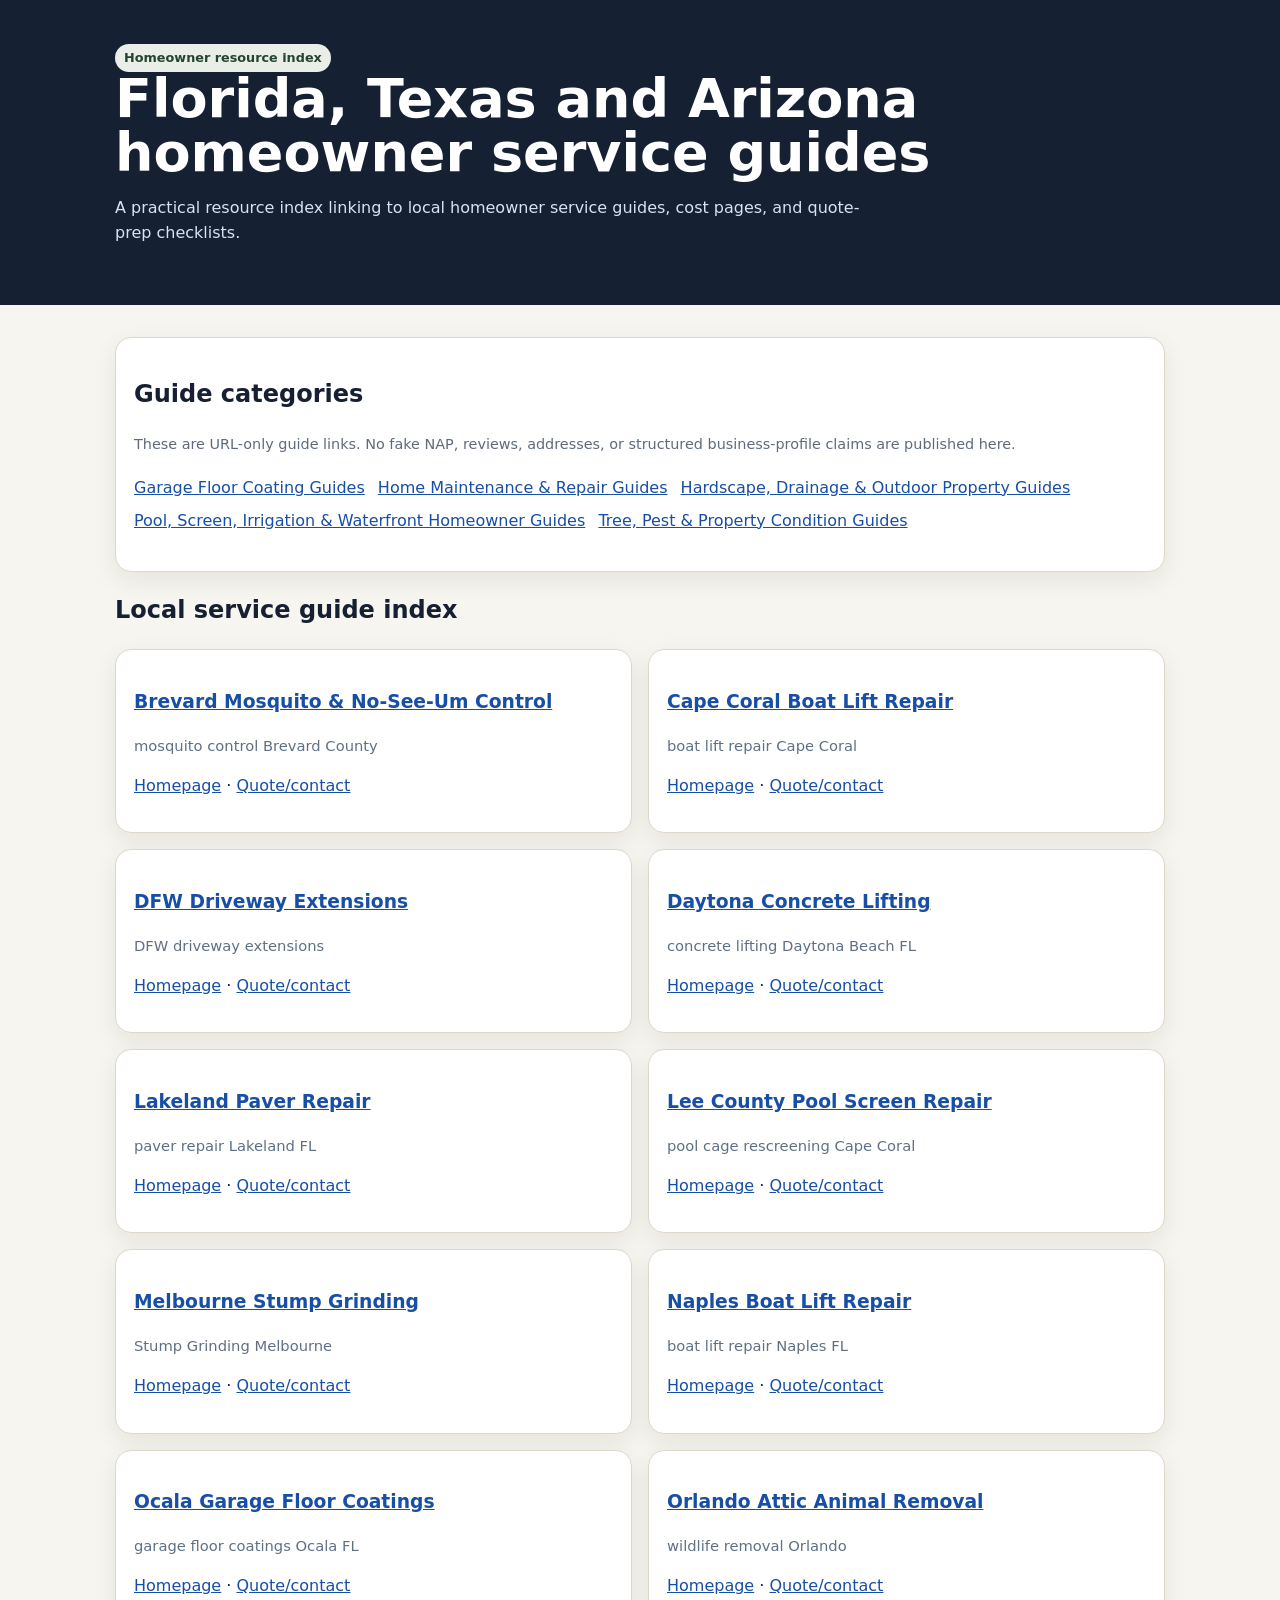
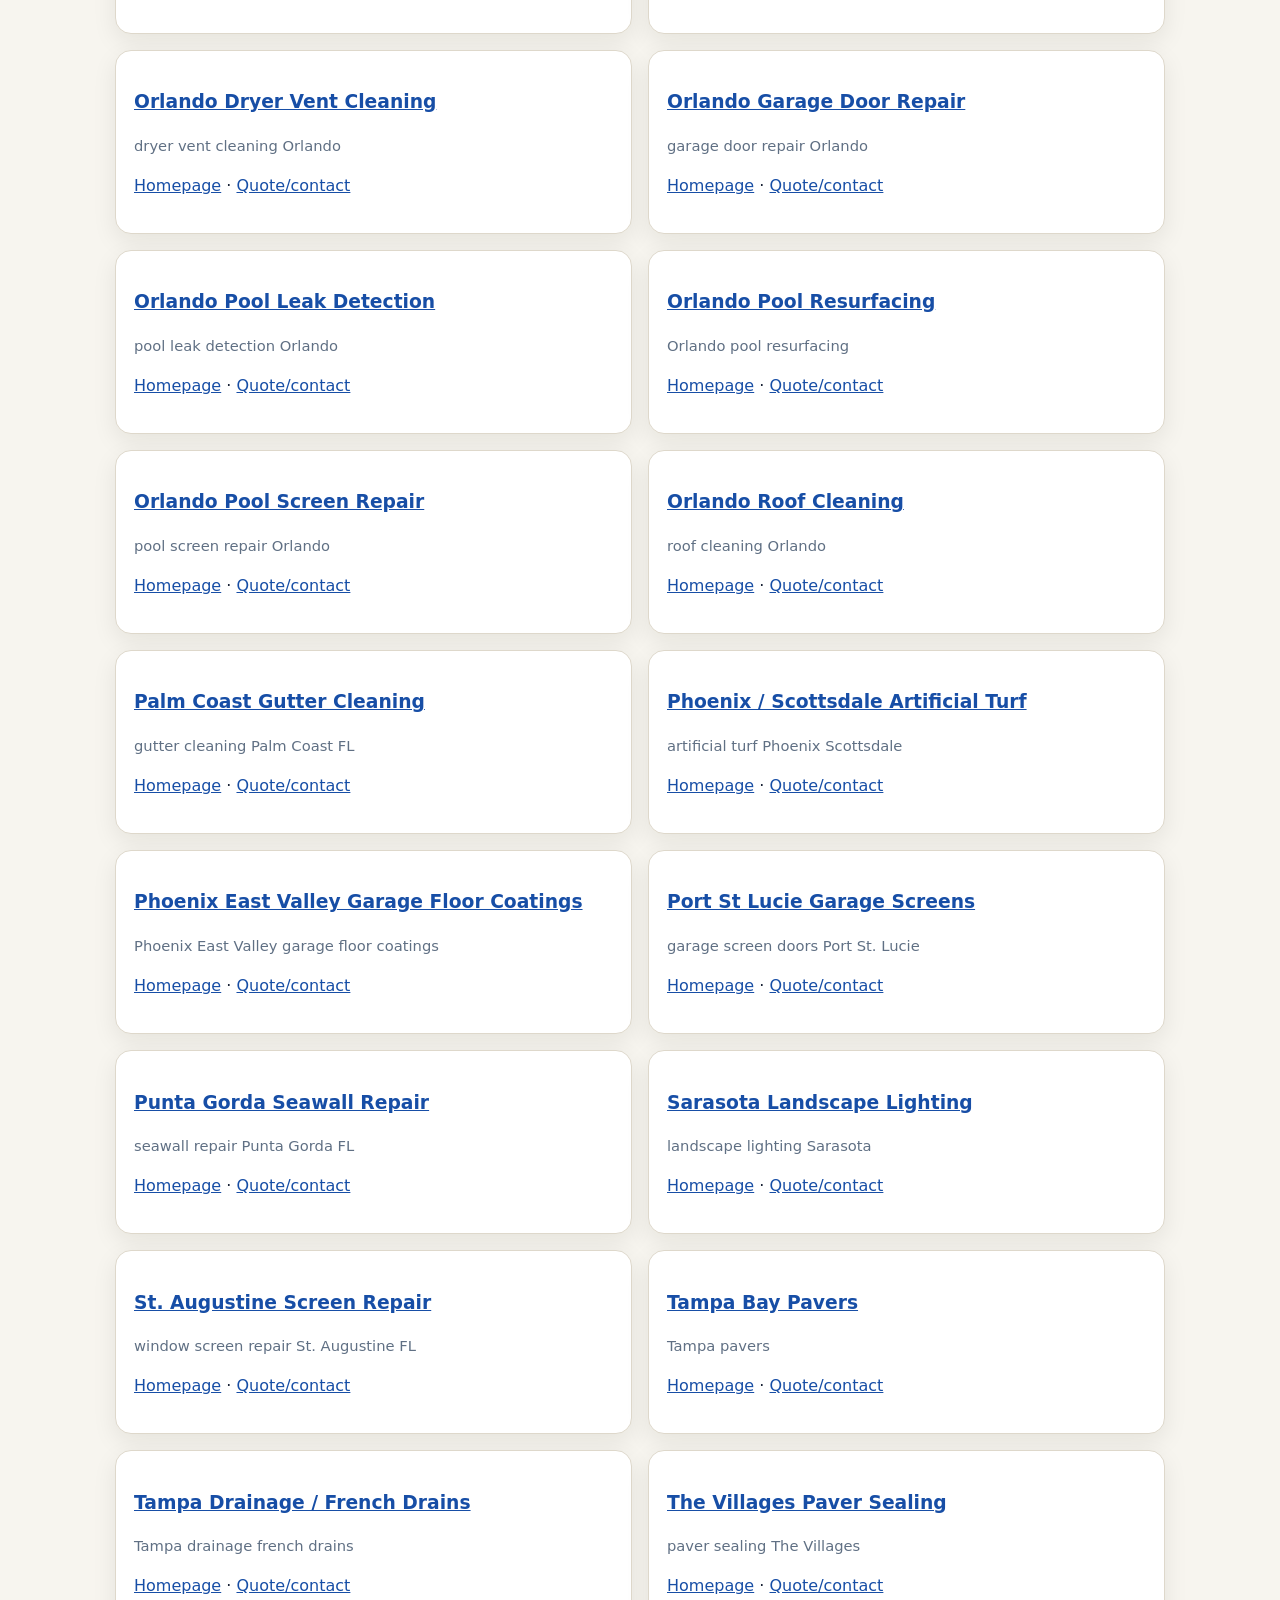
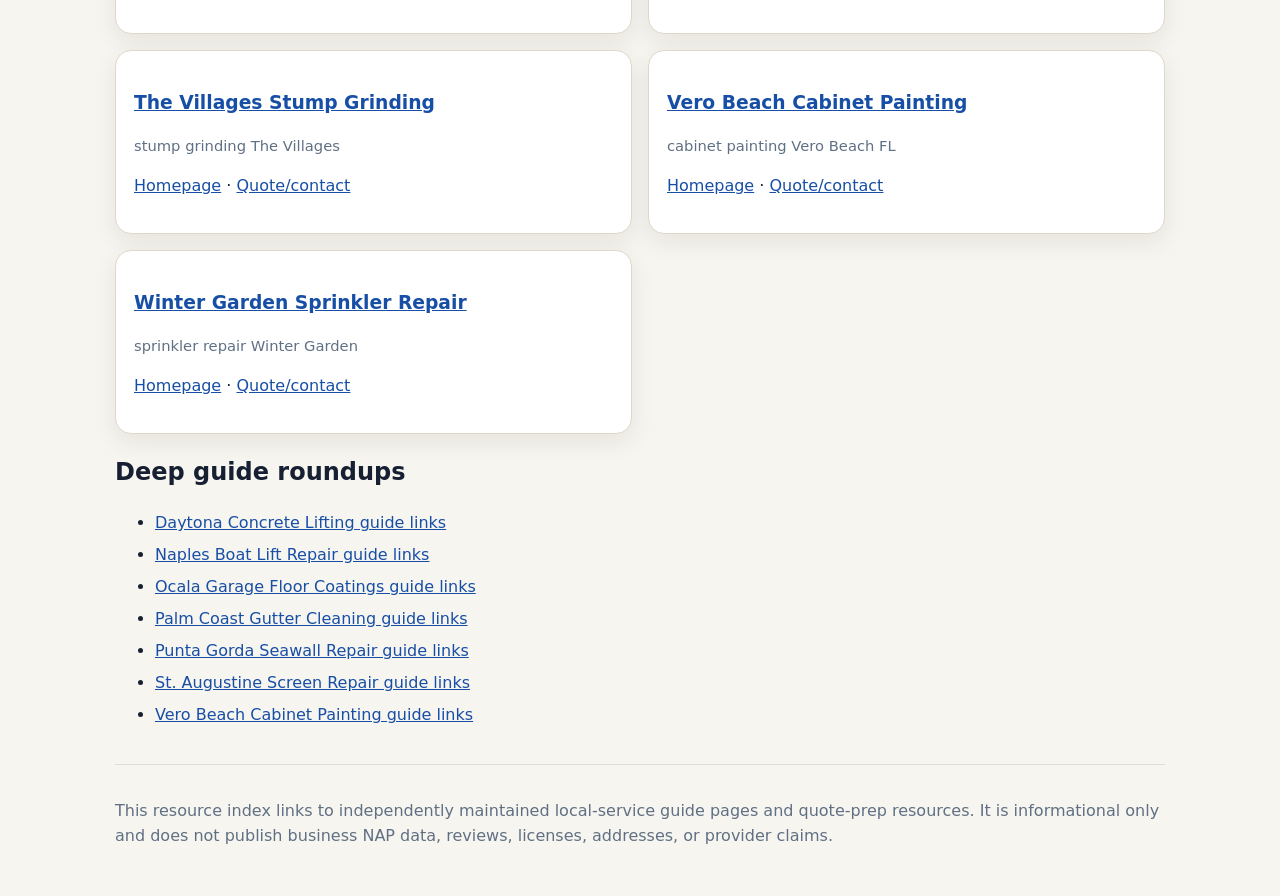
<file: index.html>
<!doctype html><html lang="en"><head><meta charset="utf-8"><meta name="viewport" content="width=device-width,initial-scale=1"><title>Florida, Texas and Arizona homeowner service guides</title><meta name="description" content="A practical resource index linking to local homeowner service guides, cost pages, and quote-prep checklists."><link rel="stylesheet" href="/style.css"></head><body><header><section class="hero"><span class="pill">Homeowner resource index</span><h1>Florida, Texas and Arizona homeowner service guides</h1><p class="sub">A practical resource index linking to local homeowner service guides, cost pages, and quote-prep checklists.</p></section></header><main class="wrap"><section class="card"><h2>Guide categories</h2><p class="small">These are URL-only guide links. No fake NAP, reviews, addresses, or structured business-profile claims are published here.</p><p class="toc">
<a href="/garage-floor-coatings.html">Garage Floor Coating Guides</a>
<a href="/home-maintenance-repair.html">Home Maintenance &amp; Repair Guides</a>
<a href="/outdoor-hardscape-drainage.html">Hardscape, Drainage &amp; Outdoor Property Guides</a>
<a href="/pool-screen-water.html">Pool, Screen, Irrigation &amp; Waterfront Homeowner Guides</a>
<a href="/tree-pest-property.html">Tree, Pest &amp; Property Condition Guides</a>
</p></section><h2>Local service guide index</h2><div class="grid">
<article class="card"><h3><a href="https://brevardmosquitocontrol.com/">Brevard Mosquito &amp; No-See-Um Control</a></h3><p class="meta">mosquito control Brevard County</p><p><a href="https://brevardmosquitocontrol.com/">Homepage</a> · <a href="https://brevardmosquitocontrol.com/contact">Quote/contact</a></p></article>
<article class="card"><h3><a href="https://capecoralboatliftrepair.com/">Cape Coral Boat Lift Repair</a></h3><p class="meta">boat lift repair Cape Coral</p><p><a href="https://capecoralboatliftrepair.com/">Homepage</a> · <a href="https://capecoralboatliftrepair.com/contact">Quote/contact</a></p></article>
<article class="card"><h3><a href="https://dfwdrivewayextensions.com/">DFW Driveway Extensions</a></h3><p class="meta">DFW driveway extensions</p><p><a href="https://dfwdrivewayextensions.com/">Homepage</a> · <a href="https://dfwdrivewayextensions.com/contact">Quote/contact</a></p></article>
<article class="card"><h3><a href="https://daytonaconcretelifting.com/">Daytona Concrete Lifting</a></h3><p class="meta">concrete lifting Daytona Beach FL</p><p><a href="https://daytonaconcretelifting.com/">Homepage</a> · <a href="https://daytonaconcretelifting.com/contact">Quote/contact</a></p></article>
<article class="card"><h3><a href="https://lakelandpaverrepair.com/">Lakeland Paver Repair</a></h3><p class="meta">paver repair Lakeland FL</p><p><a href="https://lakelandpaverrepair.com/">Homepage</a> · <a href="https://lakelandpaverrepair.com/contact">Quote/contact</a></p></article>
<article class="card"><h3><a href="https://leecountypoolscreenrepair.com/">Lee County Pool Screen Repair</a></h3><p class="meta">pool cage rescreening Cape Coral</p><p><a href="https://leecountypoolscreenrepair.com/">Homepage</a> · <a href="https://leecountypoolscreenrepair.com/contact">Quote/contact</a></p></article>
<article class="card"><h3><a href="https://melbourneflstumpgrinding.com/">Melbourne Stump Grinding</a></h3><p class="meta">Stump Grinding Melbourne</p><p><a href="https://melbourneflstumpgrinding.com/">Homepage</a> · <a href="https://melbourneflstumpgrinding.com/contact">Quote/contact</a></p></article>
<article class="card"><h3><a href="https://naplesflboatliftrepair.com/">Naples Boat Lift Repair</a></h3><p class="meta">boat lift repair Naples FL</p><p><a href="https://naplesflboatliftrepair.com/">Homepage</a> · <a href="https://naplesflboatliftrepair.com/contact">Quote/contact</a></p></article>
<article class="card"><h3><a href="https://ocalagaragefloorcoatings.com/">Ocala Garage Floor Coatings</a></h3><p class="meta">garage floor coatings Ocala FL</p><p><a href="https://ocalagaragefloorcoatings.com/">Homepage</a> · <a href="https://ocalagaragefloorcoatings.com/contact">Quote/contact</a></p></article>
<article class="card"><h3><a href="https://orlandoatticanimalremoval.com/">Orlando Attic Animal Removal</a></h3><p class="meta">wildlife removal Orlando</p><p><a href="https://orlandoatticanimalremoval.com/">Homepage</a> · <a href="https://orlandoatticanimalremoval.com/contact">Quote/contact</a></p></article>
<article class="card"><h3><a href="https://orlandofldryerventcleaning.com/">Orlando Dryer Vent Cleaning</a></h3><p class="meta">dryer vent cleaning Orlando</p><p><a href="https://orlandofldryerventcleaning.com/">Homepage</a> · <a href="https://orlandofldryerventcleaning.com/contact">Quote/contact</a></p></article>
<article class="card"><h3><a href="https://centralfloridagaragedoorrepair.com/">Orlando Garage Door Repair</a></h3><p class="meta">garage door repair Orlando</p><p><a href="https://centralfloridagaragedoorrepair.com/">Homepage</a> · <a href="https://centralfloridagaragedoorrepair.com/contact">Quote/contact</a></p></article>
<article class="card"><h3><a href="https://poolleakdetectionorlando.com/">Orlando Pool Leak Detection</a></h3><p class="meta">pool leak detection Orlando</p><p><a href="https://poolleakdetectionorlando.com/">Homepage</a> · <a href="https://poolleakdetectionorlando.com/contact">Quote/contact</a></p></article>
<article class="card"><h3><a href="https://poolresurfacingorlandofl.com/">Orlando Pool Resurfacing</a></h3><p class="meta">Orlando pool resurfacing</p><p><a href="https://poolresurfacingorlandofl.com/">Homepage</a> · <a href="https://poolresurfacingorlandofl.com/contact">Quote/contact</a></p></article>
<article class="card"><h3><a href="https://orlandoflpoolscreenrepair.com/">Orlando Pool Screen Repair</a></h3><p class="meta">pool screen repair Orlando</p><p><a href="https://orlandoflpoolscreenrepair.com/">Homepage</a> · <a href="https://orlandoflpoolscreenrepair.com/contact">Quote/contact</a></p></article>
<article class="card"><h3><a href="https://orlandoflroofcleaning.com/">Orlando Roof Cleaning</a></h3><p class="meta">roof cleaning Orlando</p><p><a href="https://orlandoflroofcleaning.com/">Homepage</a> · <a href="https://orlandoflroofcleaning.com/contact">Quote/contact</a></p></article>
<article class="card"><h3><a href="https://palmcoastflguttercleaning.com/">Palm Coast Gutter Cleaning</a></h3><p class="meta">gutter cleaning Palm Coast FL</p><p><a href="https://palmcoastflguttercleaning.com/">Homepage</a> · <a href="https://palmcoastflguttercleaning.com/contact">Quote/contact</a></p></article>
<article class="card"><h3><a href="https://eastvalleyartificialturf.com/">Phoenix / Scottsdale Artificial Turf</a></h3><p class="meta">artificial turf Phoenix Scottsdale</p><p><a href="https://eastvalleyartificialturf.com/">Homepage</a> · <a href="https://eastvalleyartificialturf.com/contact">Quote/contact</a></p></article>
<article class="card"><h3><a href="https://phoenixgaragefloorcoatings.com/">Phoenix East Valley Garage Floor Coatings</a></h3><p class="meta">Phoenix East Valley garage floor coatings</p><p><a href="https://phoenixgaragefloorcoatings.com/">Homepage</a> · <a href="https://phoenixgaragefloorcoatings.com/contact">Quote/contact</a></p></article>
<article class="card"><h3><a href="https://portstluciegaragescreens.com/">Port St Lucie Garage Screens</a></h3><p class="meta">garage screen doors Port St. Lucie</p><p><a href="https://portstluciegaragescreens.com/">Homepage</a> · <a href="https://portstluciegaragescreens.com/contact">Quote/contact</a></p></article>
<article class="card"><h3><a href="https://puntagordaseawallrepair.com/">Punta Gorda Seawall Repair</a></h3><p class="meta">seawall repair Punta Gorda FL</p><p><a href="https://puntagordaseawallrepair.com/">Homepage</a> · <a href="https://puntagordaseawallrepair.com/contact">Quote/contact</a></p></article>
<article class="card"><h3><a href="https://sarasotabradentonlighting.com/">Sarasota Landscape Lighting</a></h3><p class="meta">landscape lighting Sarasota</p><p><a href="https://sarasotabradentonlighting.com/">Homepage</a> · <a href="https://sarasotabradentonlighting.com/contact">Quote/contact</a></p></article>
<article class="card"><h3><a href="https://staugustinescreenrepair.com/">St. Augustine Screen Repair</a></h3><p class="meta">window screen repair St. Augustine FL</p><p><a href="https://staugustinescreenrepair.com/">Homepage</a> · <a href="https://staugustinescreenrepair.com/contact">Quote/contact</a></p></article>
<article class="card"><h3><a href="https://tampabaypaverrepair.com/">Tampa Bay Pavers</a></h3><p class="meta">Tampa pavers</p><p><a href="https://tampabaypaverrepair.com/">Homepage</a> · <a href="https://tampabaypaverrepair.com/contact">Quote/contact</a></p></article>
<article class="card"><h3><a href="https://tampayarddrainage.com/">Tampa Drainage / French Drains</a></h3><p class="meta">Tampa drainage french drains</p><p><a href="https://tampayarddrainage.com/">Homepage</a> · <a href="https://tampayarddrainage.com/contact">Quote/contact</a></p></article>
<article class="card"><h3><a href="https://thevillagesflpaversealing.com/">The Villages Paver Sealing</a></h3><p class="meta">paver sealing The Villages</p><p><a href="https://thevillagesflpaversealing.com/">Homepage</a> · <a href="https://thevillagesflpaversealing.com/contact">Quote/contact</a></p></article>
<article class="card"><h3><a href="https://thevillagesstumpgrinding.com/">The Villages Stump Grinding</a></h3><p class="meta">stump grinding The Villages</p><p><a href="https://thevillagesstumpgrinding.com/">Homepage</a> · <a href="https://thevillagesstumpgrinding.com/contact">Quote/contact</a></p></article>
<article class="card"><h3><a href="https://verobeachcabinetpainting.com/">Vero Beach Cabinet Painting</a></h3><p class="meta">cabinet painting Vero Beach FL</p><p><a href="https://verobeachcabinetpainting.com/">Homepage</a> · <a href="https://verobeachcabinetpainting.com/contact">Quote/contact</a></p></article>
<article class="card"><h3><a href="https://wintergardenflsprinklerrepair.com/">Winter Garden Sprinkler Repair</a></h3><p class="meta">sprinkler repair Winter Garden</p><p><a href="https://wintergardenflsprinklerrepair.com/">Homepage</a> · <a href="https://wintergardenflsprinklerrepair.com/contact">Quote/contact</a></p></article>
</div><h2>Deep guide roundups</h2><ul>
<li><a href="/guide-daytona-concrete-lifting.html">Daytona Concrete Lifting guide links</a></li>
<li><a href="/guide-naples-boat-lift-repair.html">Naples Boat Lift Repair guide links</a></li>
<li><a href="/guide-ocala-garage-floor-coatings.html">Ocala Garage Floor Coatings guide links</a></li>
<li><a href="/guide-palm-coast-gutter-cleaning.html">Palm Coast Gutter Cleaning guide links</a></li>
<li><a href="/guide-punta-gorda-seawall-repair.html">Punta Gorda Seawall Repair guide links</a></li>
<li><a href="/guide-st-augustine-screen-repair.html">St. Augustine Screen Repair guide links</a></li>
<li><a href="/guide-vero-beach-cabinet-painting.html">Vero Beach Cabinet Painting guide links</a></li>
</ul><footer><p>This resource index links to independently maintained local-service guide pages and quote-prep resources. It is informational only and does not publish business NAP data, reviews, licenses, addresses, or provider claims.</p></footer></main></body></html>
</file>
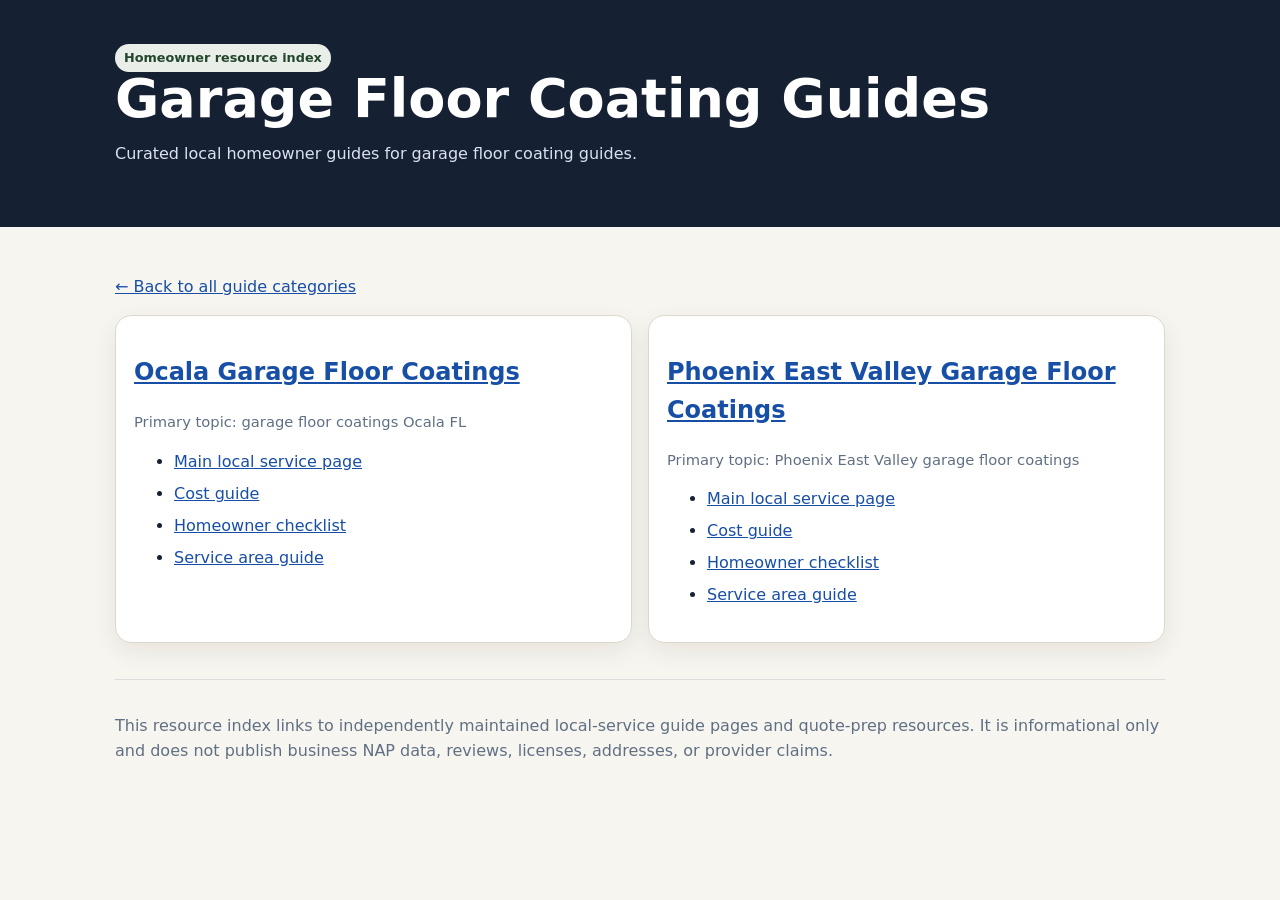
<file: garage-floor-coatings.html>
<!doctype html><html lang="en"><head><meta charset="utf-8"><meta name="viewport" content="width=device-width,initial-scale=1"><title>Garage Floor Coating Guides</title><meta name="description" content="Curated local homeowner guides for garage floor coating guides."><link rel="stylesheet" href="/style.css"></head><body><header><section class="hero"><span class="pill">Homeowner resource index</span><h1>Garage Floor Coating Guides</h1><p class="sub">Curated local homeowner guides for garage floor coating guides.</p></section></header><main class="wrap"><p><a href="/">← Back to all guide categories</a></p><div class="grid">
<article class="card"><h2><a href="https://ocalagaragefloorcoatings.com/">Ocala Garage Floor Coatings</a></h2><p class="meta">Primary topic: garage floor coatings Ocala FL</p><ul><li><a href="https://ocalagaragefloorcoatings.com/">Main local service page</a></li><li><a href="https://ocalagaragefloorcoatings.com/cost">Cost guide</a></li><li><a href="https://ocalagaragefloorcoatings.com/homeowner-checklist">Homeowner checklist</a></li><li><a href="https://ocalagaragefloorcoatings.com/service-area-guide">Service area guide</a></li></ul></article>
<article class="card"><h2><a href="https://phoenixgaragefloorcoatings.com/">Phoenix East Valley Garage Floor Coatings</a></h2><p class="meta">Primary topic: Phoenix East Valley garage floor coatings</p><ul><li><a href="https://phoenixgaragefloorcoatings.com/">Main local service page</a></li><li><a href="https://phoenixgaragefloorcoatings.com/cost">Cost guide</a></li><li><a href="https://phoenixgaragefloorcoatings.com/homeowner-checklist">Homeowner checklist</a></li><li><a href="https://phoenixgaragefloorcoatings.com/service-area-guide">Service area guide</a></li></ul></article>
</div><footer><p>This resource index links to independently maintained local-service guide pages and quote-prep resources. It is informational only and does not publish business NAP data, reviews, licenses, addresses, or provider claims.</p></footer></main></body></html>
</file>
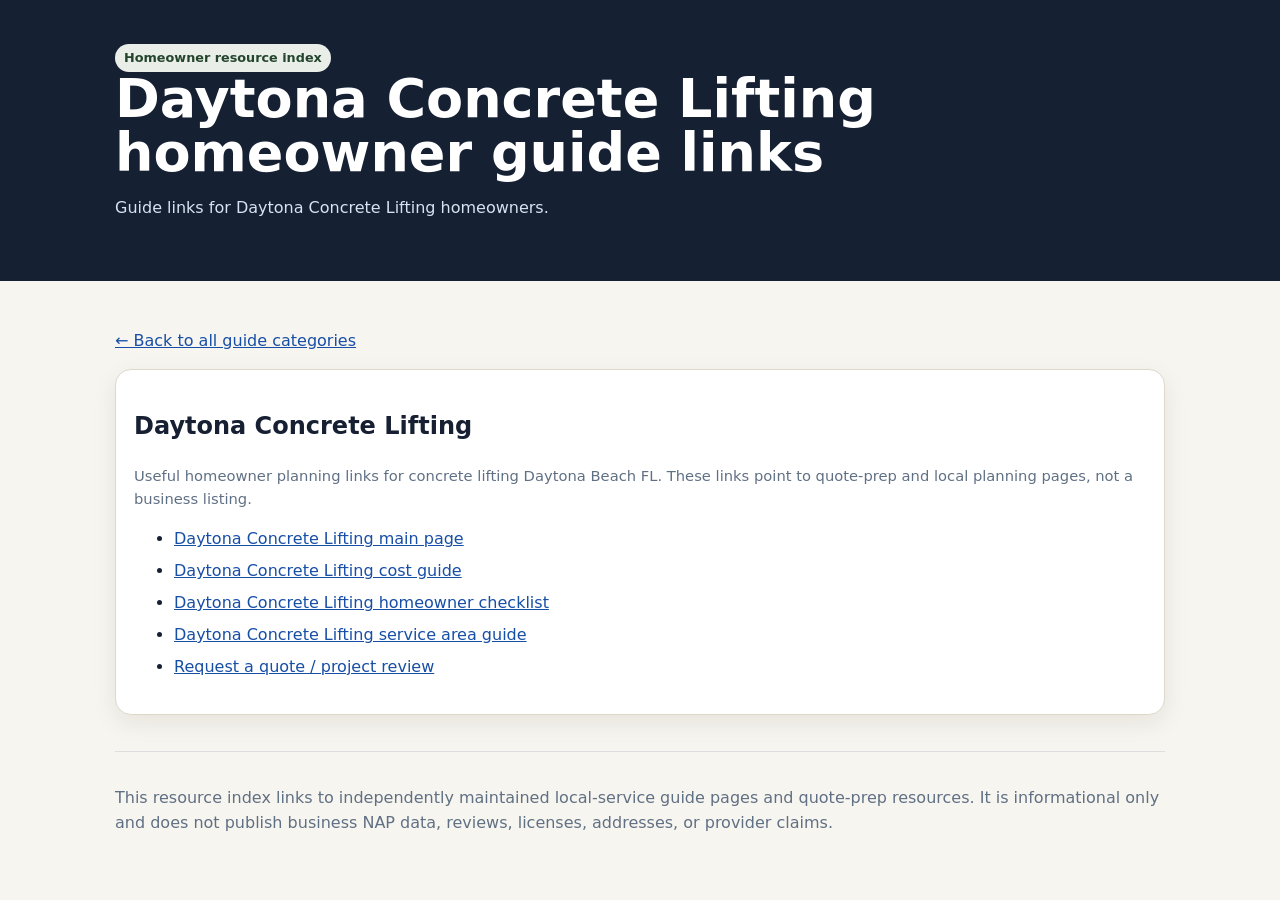
<file: guide-daytona-concrete-lifting.html>
<!doctype html><html lang="en"><head><meta charset="utf-8"><meta name="viewport" content="width=device-width,initial-scale=1"><title>Daytona Concrete Lifting homeowner guide links</title><meta name="description" content="Guide links for Daytona Concrete Lifting homeowners."><link rel="stylesheet" href="/style.css"></head><body><header><section class="hero"><span class="pill">Homeowner resource index</span><h1>Daytona Concrete Lifting homeowner guide links</h1><p class="sub">Guide links for Daytona Concrete Lifting homeowners.</p></section></header><main class="wrap"><p><a href="/">← Back to all guide categories</a></p><article class="card"><h2>Daytona Concrete Lifting</h2><p class="meta">Useful homeowner planning links for concrete lifting Daytona Beach FL. These links point to quote-prep and local planning pages, not a business listing.</p><ul><li><a href="https://daytonaconcretelifting.com/">Daytona Concrete Lifting main page</a></li><li><a href="https://daytonaconcretelifting.com/cost">Daytona Concrete Lifting cost guide</a></li><li><a href="https://daytonaconcretelifting.com/homeowner-checklist">Daytona Concrete Lifting homeowner checklist</a></li><li><a href="https://daytonaconcretelifting.com/service-area-guide">Daytona Concrete Lifting service area guide</a></li><li><a href="https://daytonaconcretelifting.com/contact">Request a quote / project review</a></li></ul></article><footer><p>This resource index links to independently maintained local-service guide pages and quote-prep resources. It is informational only and does not publish business NAP data, reviews, licenses, addresses, or provider claims.</p></footer></main></body></html>
</file>
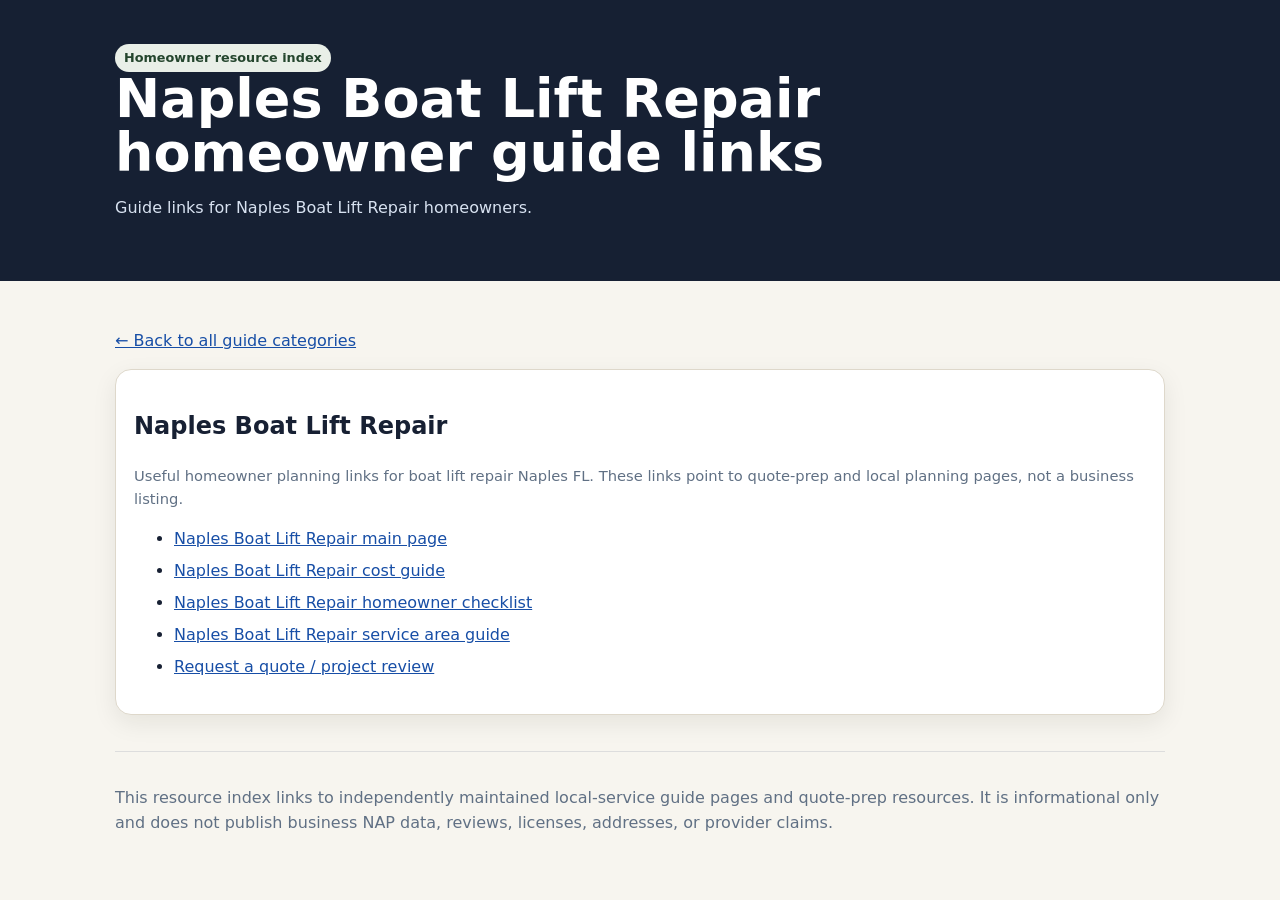
<file: guide-naples-boat-lift-repair.html>
<!doctype html><html lang="en"><head><meta charset="utf-8"><meta name="viewport" content="width=device-width,initial-scale=1"><title>Naples Boat Lift Repair homeowner guide links</title><meta name="description" content="Guide links for Naples Boat Lift Repair homeowners."><link rel="stylesheet" href="/style.css"></head><body><header><section class="hero"><span class="pill">Homeowner resource index</span><h1>Naples Boat Lift Repair homeowner guide links</h1><p class="sub">Guide links for Naples Boat Lift Repair homeowners.</p></section></header><main class="wrap"><p><a href="/">← Back to all guide categories</a></p><article class="card"><h2>Naples Boat Lift Repair</h2><p class="meta">Useful homeowner planning links for boat lift repair Naples FL. These links point to quote-prep and local planning pages, not a business listing.</p><ul><li><a href="https://naplesflboatliftrepair.com/">Naples Boat Lift Repair main page</a></li><li><a href="https://naplesflboatliftrepair.com/cost">Naples Boat Lift Repair cost guide</a></li><li><a href="https://naplesflboatliftrepair.com/homeowner-checklist">Naples Boat Lift Repair homeowner checklist</a></li><li><a href="https://naplesflboatliftrepair.com/service-area-guide">Naples Boat Lift Repair service area guide</a></li><li><a href="https://naplesflboatliftrepair.com/contact">Request a quote / project review</a></li></ul></article><footer><p>This resource index links to independently maintained local-service guide pages and quote-prep resources. It is informational only and does not publish business NAP data, reviews, licenses, addresses, or provider claims.</p></footer></main></body></html>
</file>
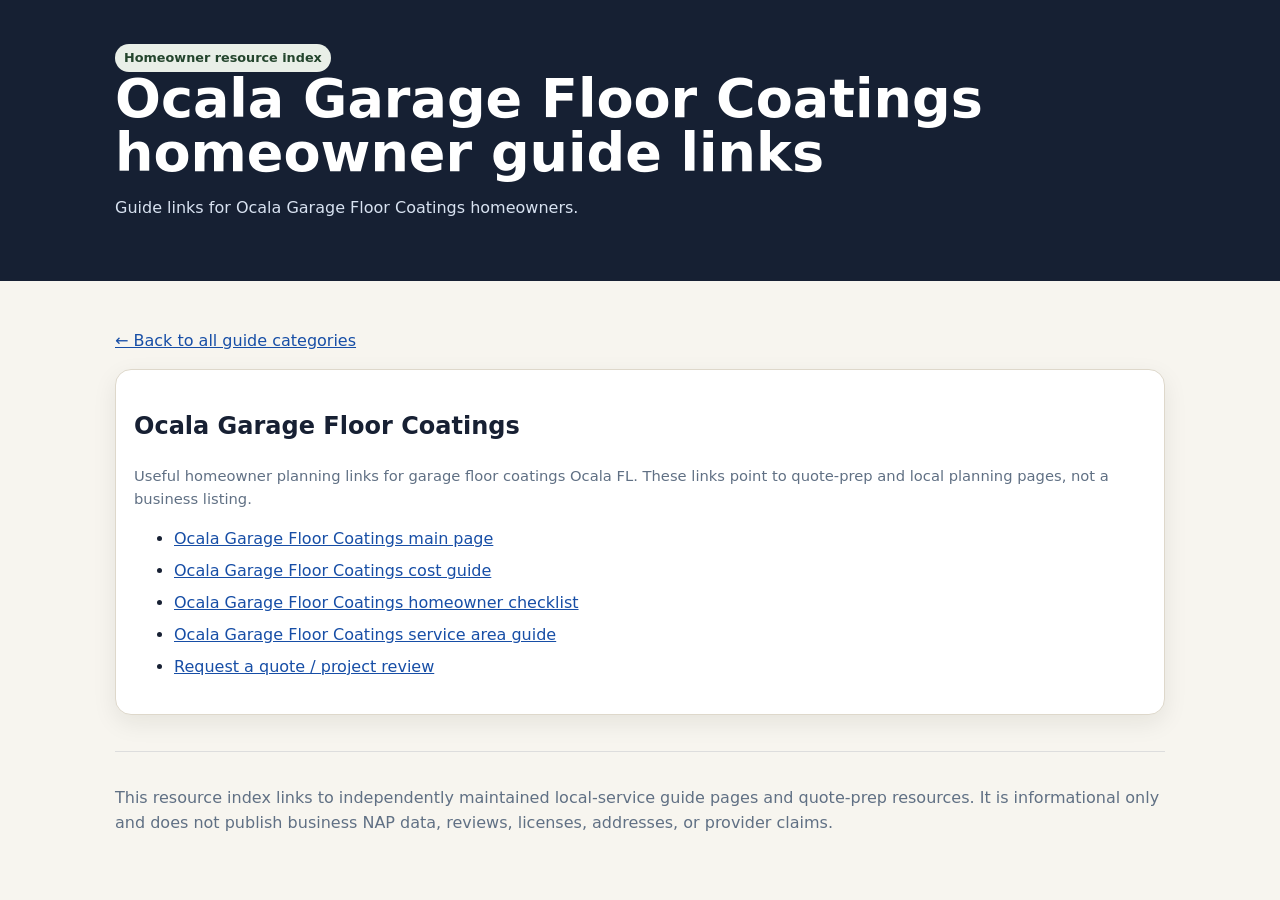
<file: guide-ocala-garage-floor-coatings.html>
<!doctype html><html lang="en"><head><meta charset="utf-8"><meta name="viewport" content="width=device-width,initial-scale=1"><title>Ocala Garage Floor Coatings homeowner guide links</title><meta name="description" content="Guide links for Ocala Garage Floor Coatings homeowners."><link rel="stylesheet" href="/style.css"></head><body><header><section class="hero"><span class="pill">Homeowner resource index</span><h1>Ocala Garage Floor Coatings homeowner guide links</h1><p class="sub">Guide links for Ocala Garage Floor Coatings homeowners.</p></section></header><main class="wrap"><p><a href="/">← Back to all guide categories</a></p><article class="card"><h2>Ocala Garage Floor Coatings</h2><p class="meta">Useful homeowner planning links for garage floor coatings Ocala FL. These links point to quote-prep and local planning pages, not a business listing.</p><ul><li><a href="https://ocalagaragefloorcoatings.com/">Ocala Garage Floor Coatings main page</a></li><li><a href="https://ocalagaragefloorcoatings.com/cost">Ocala Garage Floor Coatings cost guide</a></li><li><a href="https://ocalagaragefloorcoatings.com/homeowner-checklist">Ocala Garage Floor Coatings homeowner checklist</a></li><li><a href="https://ocalagaragefloorcoatings.com/service-area-guide">Ocala Garage Floor Coatings service area guide</a></li><li><a href="https://ocalagaragefloorcoatings.com/contact">Request a quote / project review</a></li></ul></article><footer><p>This resource index links to independently maintained local-service guide pages and quote-prep resources. It is informational only and does not publish business NAP data, reviews, licenses, addresses, or provider claims.</p></footer></main></body></html>
</file>
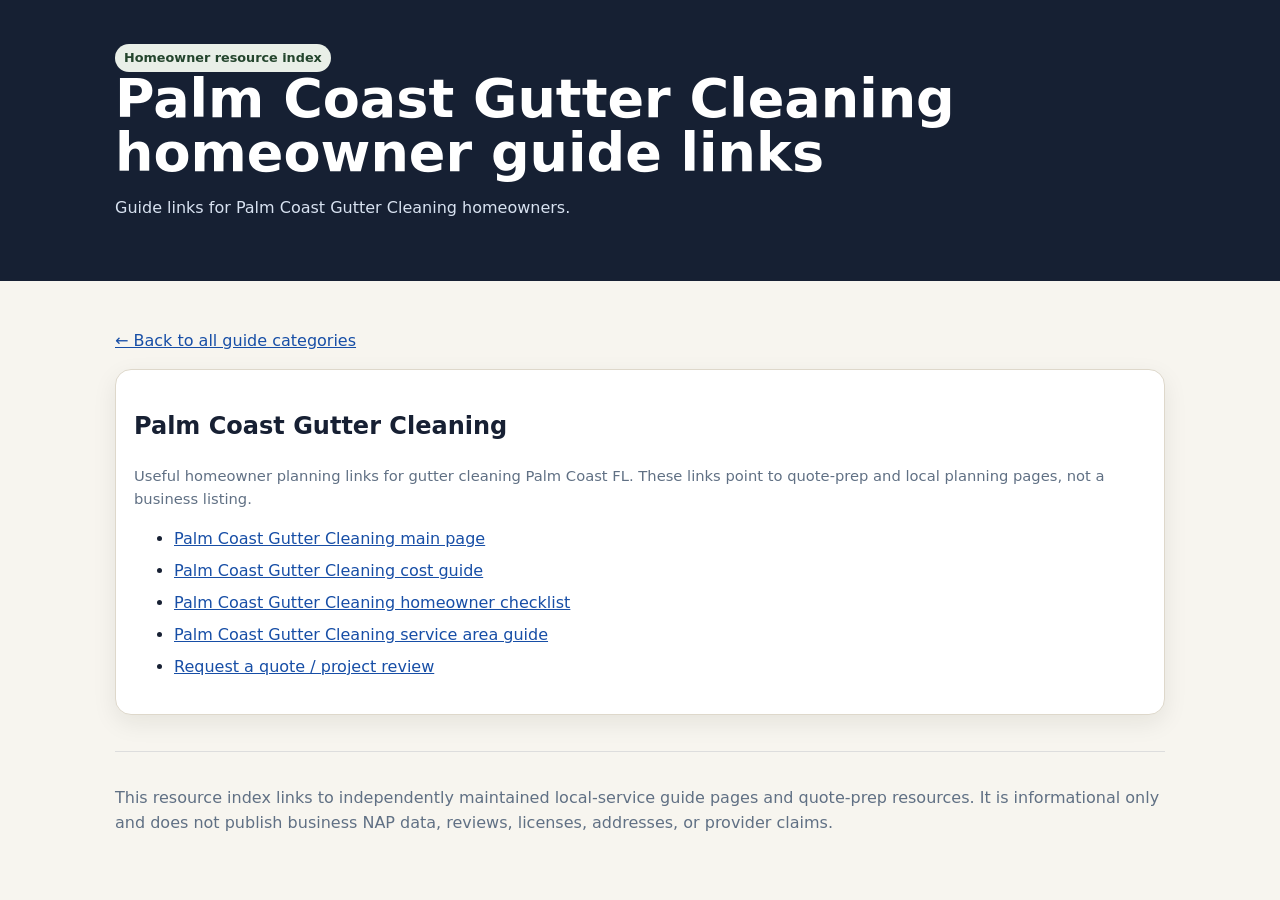
<file: guide-palm-coast-gutter-cleaning.html>
<!doctype html><html lang="en"><head><meta charset="utf-8"><meta name="viewport" content="width=device-width,initial-scale=1"><title>Palm Coast Gutter Cleaning homeowner guide links</title><meta name="description" content="Guide links for Palm Coast Gutter Cleaning homeowners."><link rel="stylesheet" href="/style.css"></head><body><header><section class="hero"><span class="pill">Homeowner resource index</span><h1>Palm Coast Gutter Cleaning homeowner guide links</h1><p class="sub">Guide links for Palm Coast Gutter Cleaning homeowners.</p></section></header><main class="wrap"><p><a href="/">← Back to all guide categories</a></p><article class="card"><h2>Palm Coast Gutter Cleaning</h2><p class="meta">Useful homeowner planning links for gutter cleaning Palm Coast FL. These links point to quote-prep and local planning pages, not a business listing.</p><ul><li><a href="https://palmcoastflguttercleaning.com/">Palm Coast Gutter Cleaning main page</a></li><li><a href="https://palmcoastflguttercleaning.com/cost">Palm Coast Gutter Cleaning cost guide</a></li><li><a href="https://palmcoastflguttercleaning.com/homeowner-checklist">Palm Coast Gutter Cleaning homeowner checklist</a></li><li><a href="https://palmcoastflguttercleaning.com/service-area-guide">Palm Coast Gutter Cleaning service area guide</a></li><li><a href="https://palmcoastflguttercleaning.com/contact">Request a quote / project review</a></li></ul></article><footer><p>This resource index links to independently maintained local-service guide pages and quote-prep resources. It is informational only and does not publish business NAP data, reviews, licenses, addresses, or provider claims.</p></footer></main></body></html>
</file>
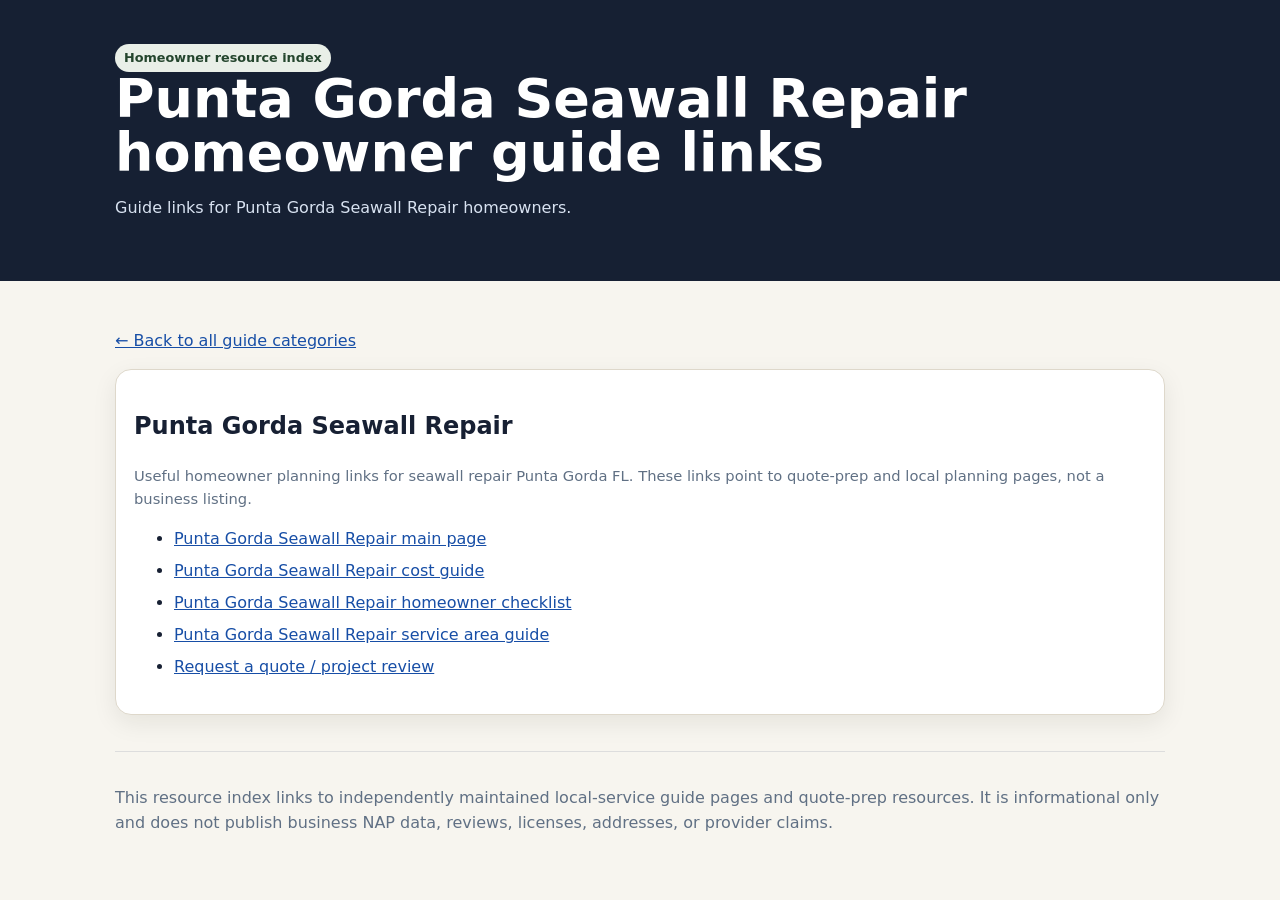
<file: guide-punta-gorda-seawall-repair.html>
<!doctype html><html lang="en"><head><meta charset="utf-8"><meta name="viewport" content="width=device-width,initial-scale=1"><title>Punta Gorda Seawall Repair homeowner guide links</title><meta name="description" content="Guide links for Punta Gorda Seawall Repair homeowners."><link rel="stylesheet" href="/style.css"></head><body><header><section class="hero"><span class="pill">Homeowner resource index</span><h1>Punta Gorda Seawall Repair homeowner guide links</h1><p class="sub">Guide links for Punta Gorda Seawall Repair homeowners.</p></section></header><main class="wrap"><p><a href="/">← Back to all guide categories</a></p><article class="card"><h2>Punta Gorda Seawall Repair</h2><p class="meta">Useful homeowner planning links for seawall repair Punta Gorda FL. These links point to quote-prep and local planning pages, not a business listing.</p><ul><li><a href="https://puntagordaseawallrepair.com/">Punta Gorda Seawall Repair main page</a></li><li><a href="https://puntagordaseawallrepair.com/cost">Punta Gorda Seawall Repair cost guide</a></li><li><a href="https://puntagordaseawallrepair.com/homeowner-checklist">Punta Gorda Seawall Repair homeowner checklist</a></li><li><a href="https://puntagordaseawallrepair.com/service-area-guide">Punta Gorda Seawall Repair service area guide</a></li><li><a href="https://puntagordaseawallrepair.com/contact">Request a quote / project review</a></li></ul></article><footer><p>This resource index links to independently maintained local-service guide pages and quote-prep resources. It is informational only and does not publish business NAP data, reviews, licenses, addresses, or provider claims.</p></footer></main></body></html>
</file>
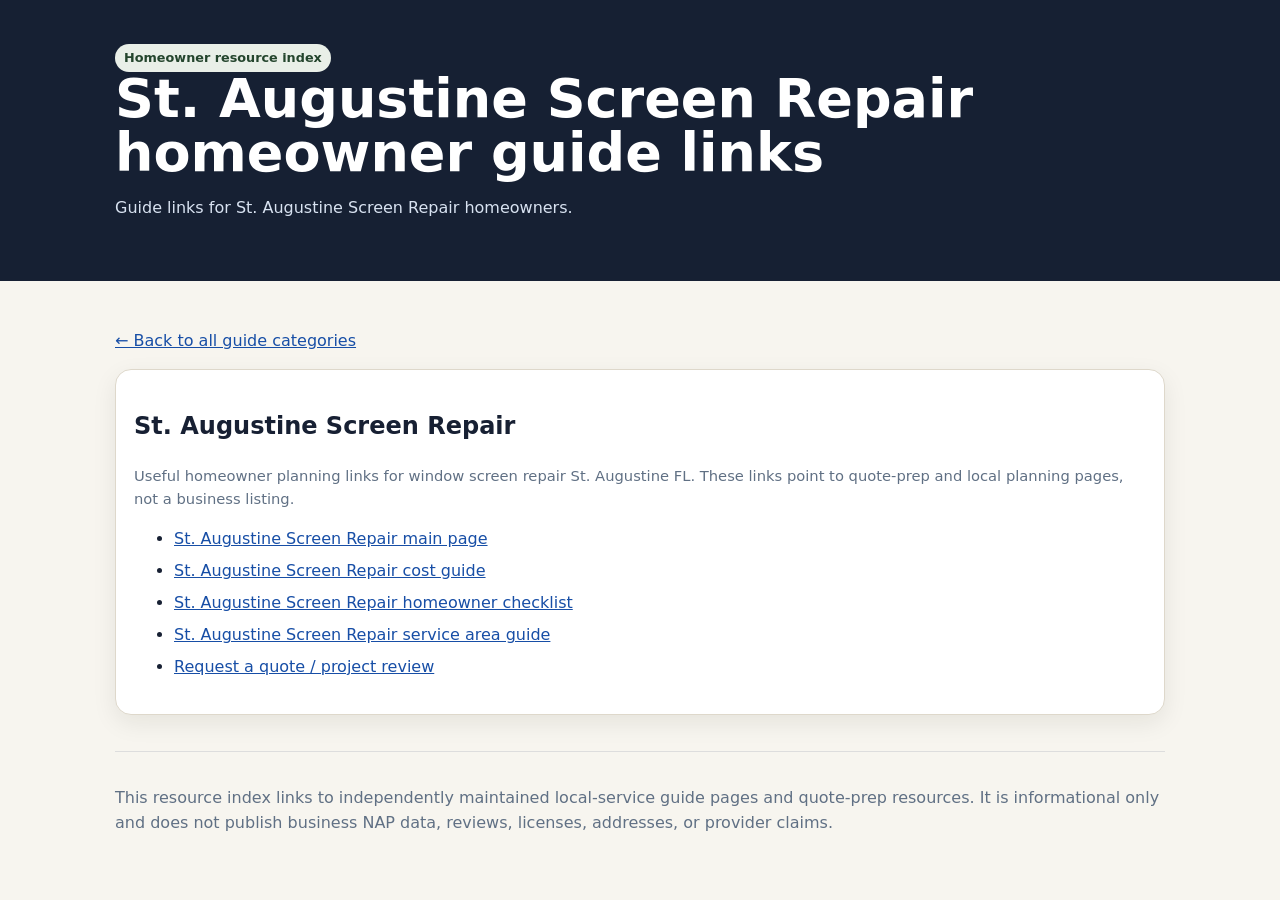
<file: guide-st-augustine-screen-repair.html>
<!doctype html><html lang="en"><head><meta charset="utf-8"><meta name="viewport" content="width=device-width,initial-scale=1"><title>St. Augustine Screen Repair homeowner guide links</title><meta name="description" content="Guide links for St. Augustine Screen Repair homeowners."><link rel="stylesheet" href="/style.css"></head><body><header><section class="hero"><span class="pill">Homeowner resource index</span><h1>St. Augustine Screen Repair homeowner guide links</h1><p class="sub">Guide links for St. Augustine Screen Repair homeowners.</p></section></header><main class="wrap"><p><a href="/">← Back to all guide categories</a></p><article class="card"><h2>St. Augustine Screen Repair</h2><p class="meta">Useful homeowner planning links for window screen repair St. Augustine FL. These links point to quote-prep and local planning pages, not a business listing.</p><ul><li><a href="https://staugustinescreenrepair.com/">St. Augustine Screen Repair main page</a></li><li><a href="https://staugustinescreenrepair.com/cost">St. Augustine Screen Repair cost guide</a></li><li><a href="https://staugustinescreenrepair.com/homeowner-checklist">St. Augustine Screen Repair homeowner checklist</a></li><li><a href="https://staugustinescreenrepair.com/service-area-guide">St. Augustine Screen Repair service area guide</a></li><li><a href="https://staugustinescreenrepair.com/contact">Request a quote / project review</a></li></ul></article><footer><p>This resource index links to independently maintained local-service guide pages and quote-prep resources. It is informational only and does not publish business NAP data, reviews, licenses, addresses, or provider claims.</p></footer></main></body></html>
</file>
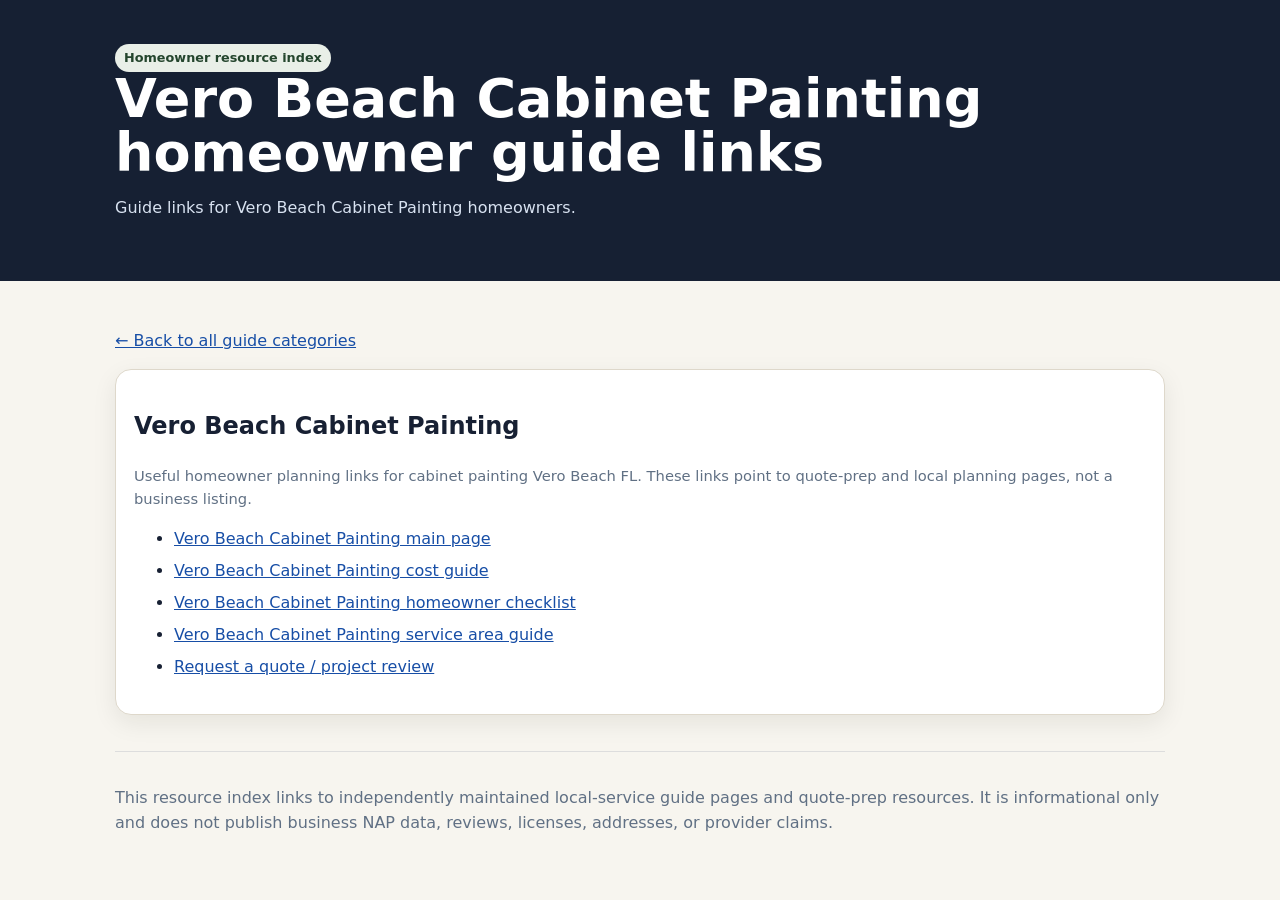
<file: guide-vero-beach-cabinet-painting.html>
<!doctype html><html lang="en"><head><meta charset="utf-8"><meta name="viewport" content="width=device-width,initial-scale=1"><title>Vero Beach Cabinet Painting homeowner guide links</title><meta name="description" content="Guide links for Vero Beach Cabinet Painting homeowners."><link rel="stylesheet" href="/style.css"></head><body><header><section class="hero"><span class="pill">Homeowner resource index</span><h1>Vero Beach Cabinet Painting homeowner guide links</h1><p class="sub">Guide links for Vero Beach Cabinet Painting homeowners.</p></section></header><main class="wrap"><p><a href="/">← Back to all guide categories</a></p><article class="card"><h2>Vero Beach Cabinet Painting</h2><p class="meta">Useful homeowner planning links for cabinet painting Vero Beach FL. These links point to quote-prep and local planning pages, not a business listing.</p><ul><li><a href="https://verobeachcabinetpainting.com/">Vero Beach Cabinet Painting main page</a></li><li><a href="https://verobeachcabinetpainting.com/cost">Vero Beach Cabinet Painting cost guide</a></li><li><a href="https://verobeachcabinetpainting.com/homeowner-checklist">Vero Beach Cabinet Painting homeowner checklist</a></li><li><a href="https://verobeachcabinetpainting.com/service-area-guide">Vero Beach Cabinet Painting service area guide</a></li><li><a href="https://verobeachcabinetpainting.com/contact">Request a quote / project review</a></li></ul></article><footer><p>This resource index links to independently maintained local-service guide pages and quote-prep resources. It is informational only and does not publish business NAP data, reviews, licenses, addresses, or provider claims.</p></footer></main></body></html>
</file>
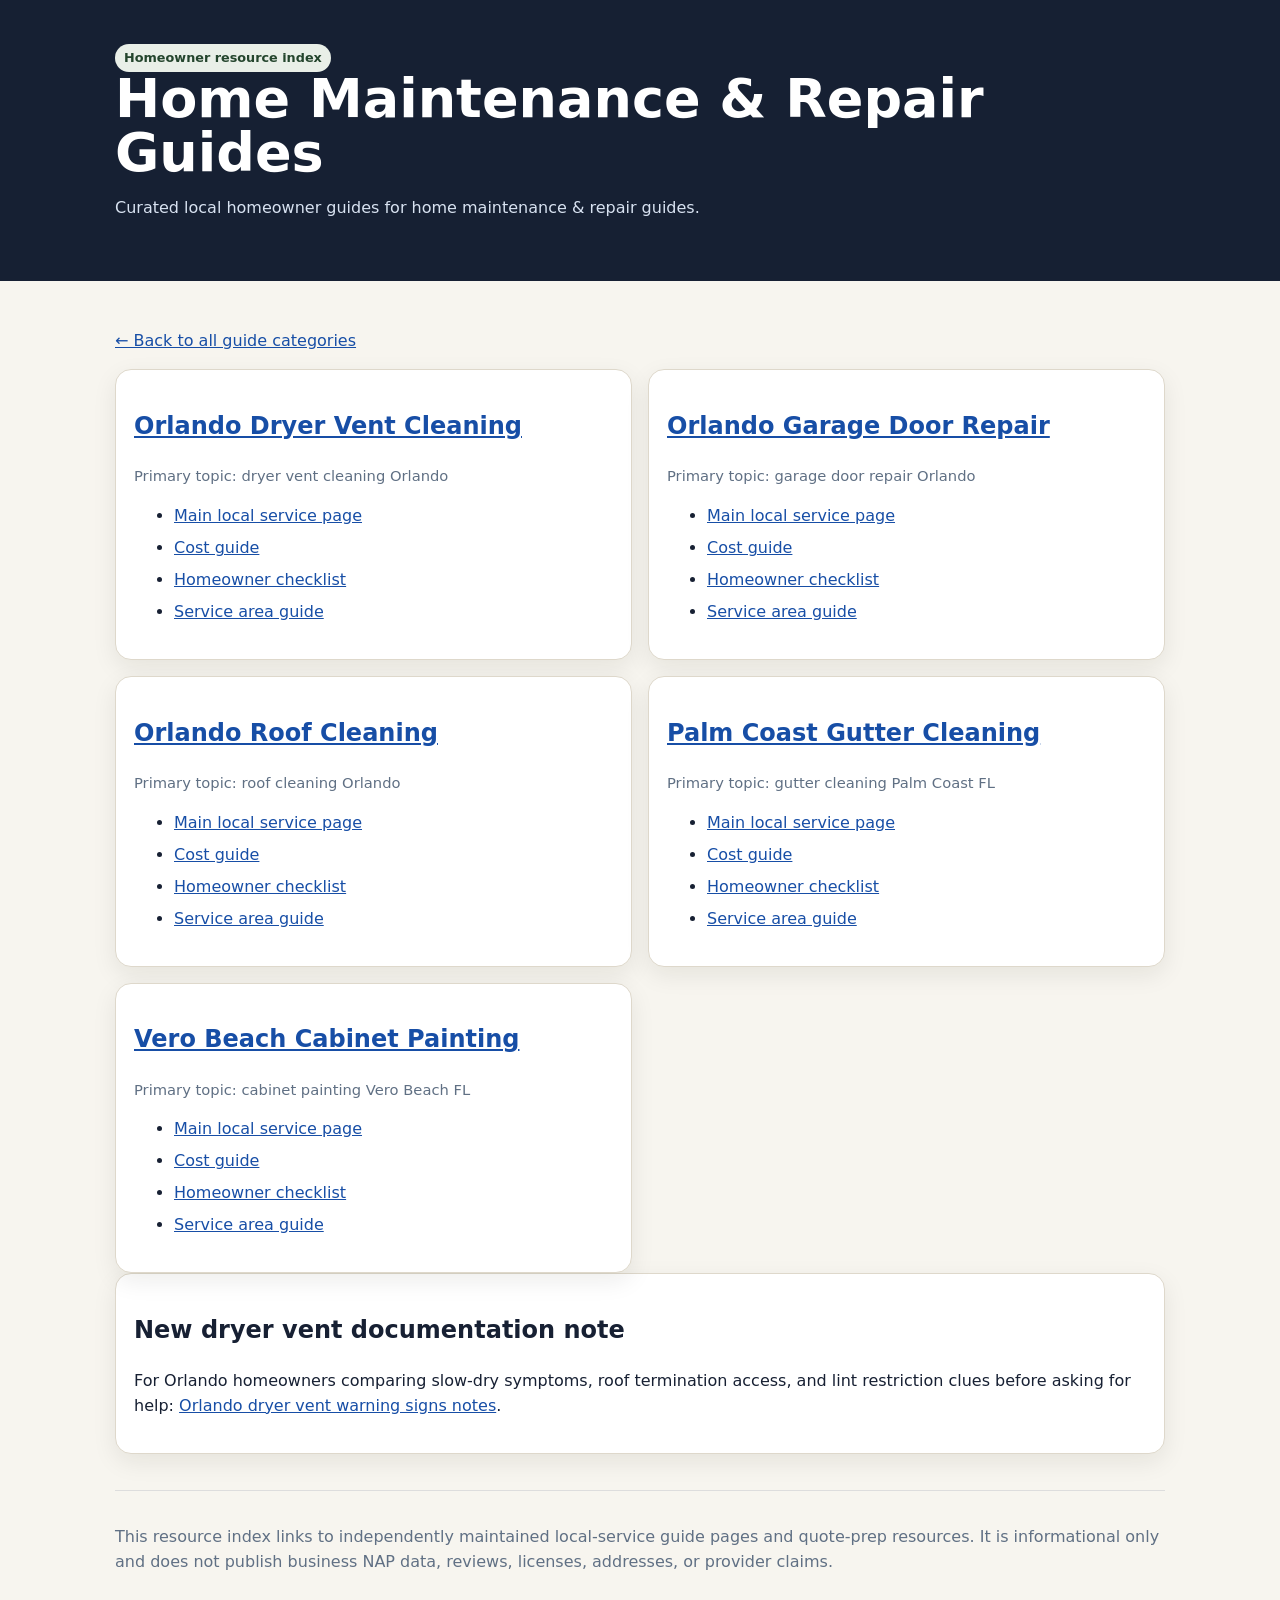
<file: home-maintenance-repair.html>
<!doctype html><html lang="en"><head><meta charset="utf-8"><meta name="viewport" content="width=device-width,initial-scale=1"><title>Home Maintenance &amp; Repair Guides</title><meta name="description" content="Curated local homeowner guides for home maintenance &amp; repair guides."><link rel="stylesheet" href="/style.css"></head><body><header><section class="hero"><span class="pill">Homeowner resource index</span><h1>Home Maintenance &amp; Repair Guides</h1><p class="sub">Curated local homeowner guides for home maintenance &amp; repair guides.</p></section></header><main class="wrap"><p><a href="/">← Back to all guide categories</a></p><div class="grid">
<article class="card"><h2><a href="https://orlandofldryerventcleaning.com/">Orlando Dryer Vent Cleaning</a></h2><p class="meta">Primary topic: dryer vent cleaning Orlando</p><ul><li><a href="https://orlandofldryerventcleaning.com/">Main local service page</a></li><li><a href="https://orlandofldryerventcleaning.com/cost">Cost guide</a></li><li><a href="https://orlandofldryerventcleaning.com/homeowner-checklist">Homeowner checklist</a></li><li><a href="https://orlandofldryerventcleaning.com/service-area-guide">Service area guide</a></li></ul></article>
<article class="card"><h2><a href="https://centralfloridagaragedoorrepair.com/">Orlando Garage Door Repair</a></h2><p class="meta">Primary topic: garage door repair Orlando</p><ul><li><a href="https://centralfloridagaragedoorrepair.com/">Main local service page</a></li><li><a href="https://centralfloridagaragedoorrepair.com/cost">Cost guide</a></li><li><a href="https://centralfloridagaragedoorrepair.com/homeowner-checklist">Homeowner checklist</a></li><li><a href="https://centralfloridagaragedoorrepair.com/service-area-guide">Service area guide</a></li></ul></article>
<article class="card"><h2><a href="https://orlandoflroofcleaning.com/">Orlando Roof Cleaning</a></h2><p class="meta">Primary topic: roof cleaning Orlando</p><ul><li><a href="https://orlandoflroofcleaning.com/">Main local service page</a></li><li><a href="https://orlandoflroofcleaning.com/cost">Cost guide</a></li><li><a href="https://orlandoflroofcleaning.com/homeowner-checklist">Homeowner checklist</a></li><li><a href="https://orlandoflroofcleaning.com/service-area-guide">Service area guide</a></li></ul></article>
<article class="card"><h2><a href="https://palmcoastflguttercleaning.com/">Palm Coast Gutter Cleaning</a></h2><p class="meta">Primary topic: gutter cleaning Palm Coast FL</p><ul><li><a href="https://palmcoastflguttercleaning.com/">Main local service page</a></li><li><a href="https://palmcoastflguttercleaning.com/cost">Cost guide</a></li><li><a href="https://palmcoastflguttercleaning.com/homeowner-checklist">Homeowner checklist</a></li><li><a href="https://palmcoastflguttercleaning.com/service-area-guide">Service area guide</a></li></ul></article>
<article class="card"><h2><a href="https://verobeachcabinetpainting.com/">Vero Beach Cabinet Painting</a></h2><p class="meta">Primary topic: cabinet painting Vero Beach FL</p><ul><li><a href="https://verobeachcabinetpainting.com/">Main local service page</a></li><li><a href="https://verobeachcabinetpainting.com/cost">Cost guide</a></li><li><a href="https://verobeachcabinetpainting.com/homeowner-checklist">Homeowner checklist</a></li><li><a href="https://verobeachcabinetpainting.com/service-area-guide">Service area guide</a></li></ul></article>
</div><section class="card"><h2>New dryer vent documentation note</h2><p>For Orlando homeowners comparing slow-dry symptoms, roof termination access, and lint restriction clues before asking for help: <a href="/notes/2026-05-19-064254/orlando-dryer-vent-cleaning-warning-signs-notes.md">Orlando dryer vent warning signs notes</a>.</p></section><footer><p>This resource index links to independently maintained local-service guide pages and quote-prep resources. It is informational only and does not publish business NAP data, reviews, licenses, addresses, or provider claims.</p></footer></main></body></html>
</file>
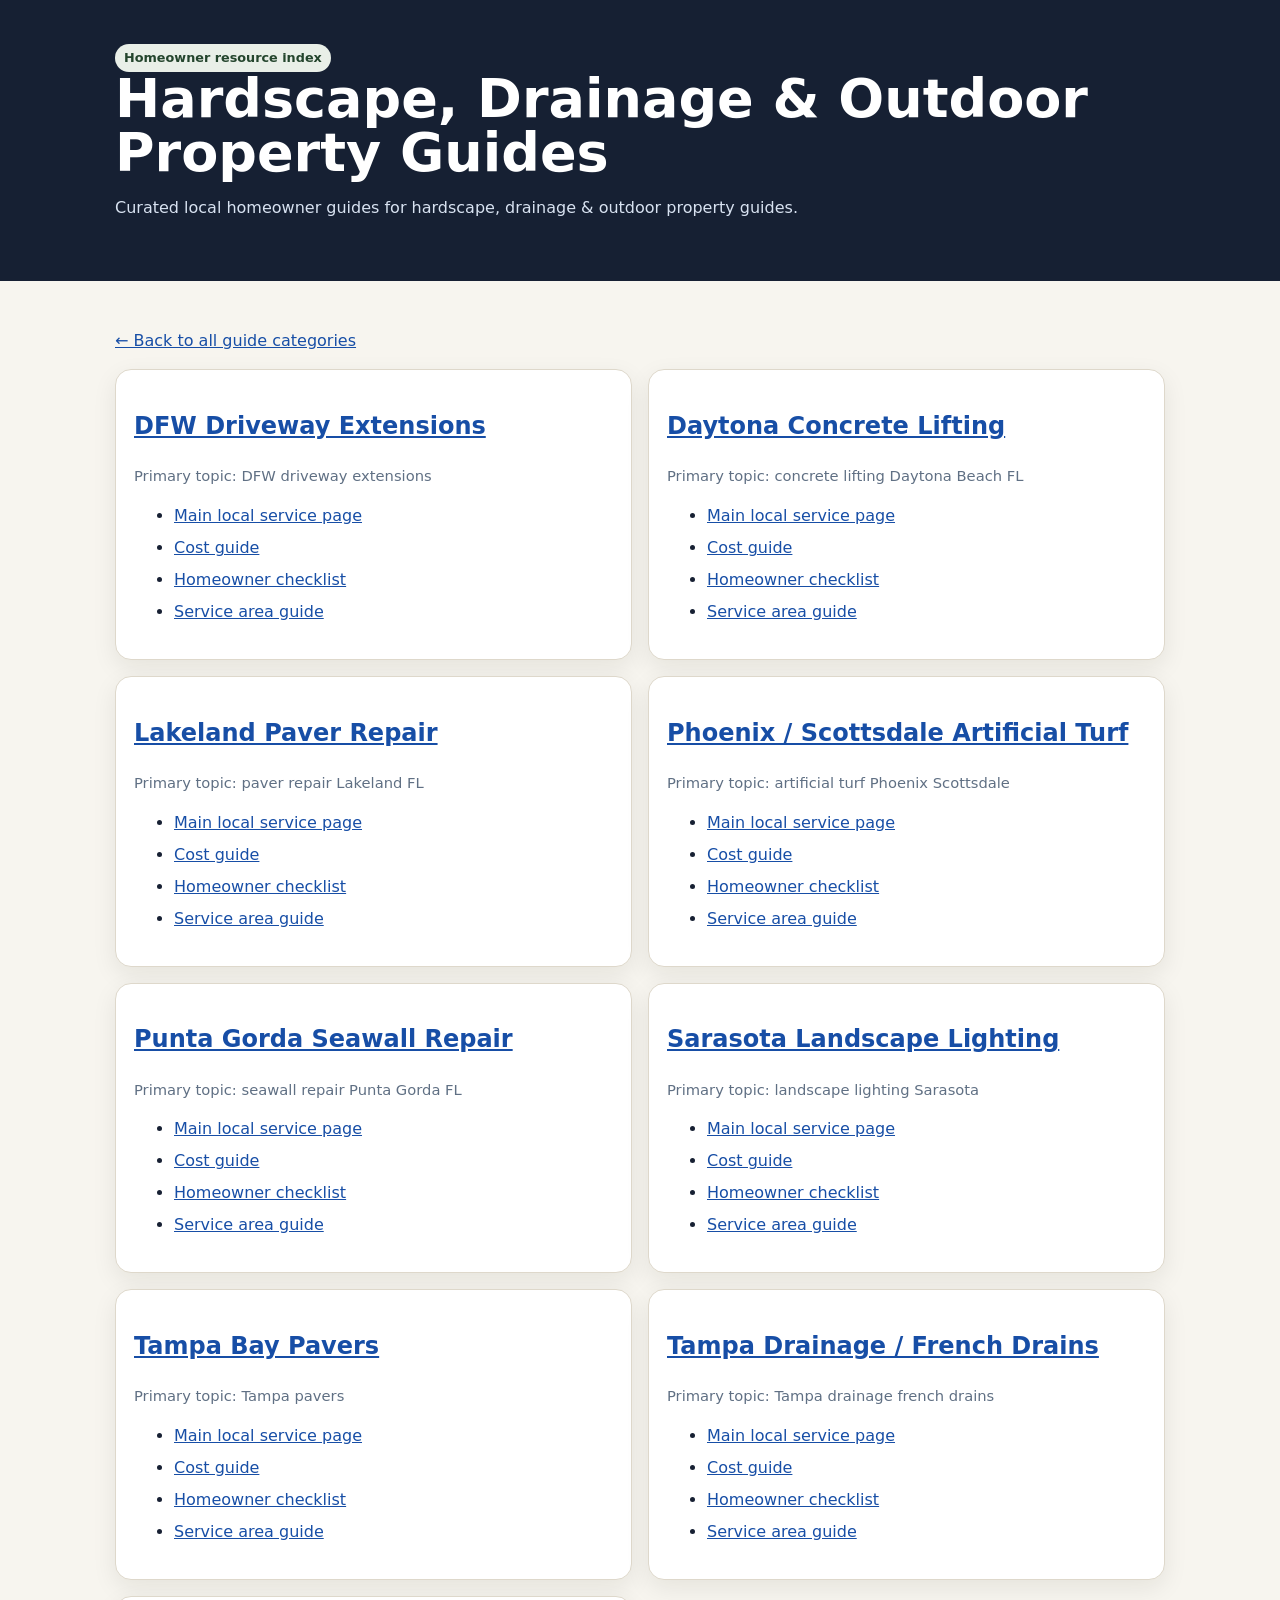
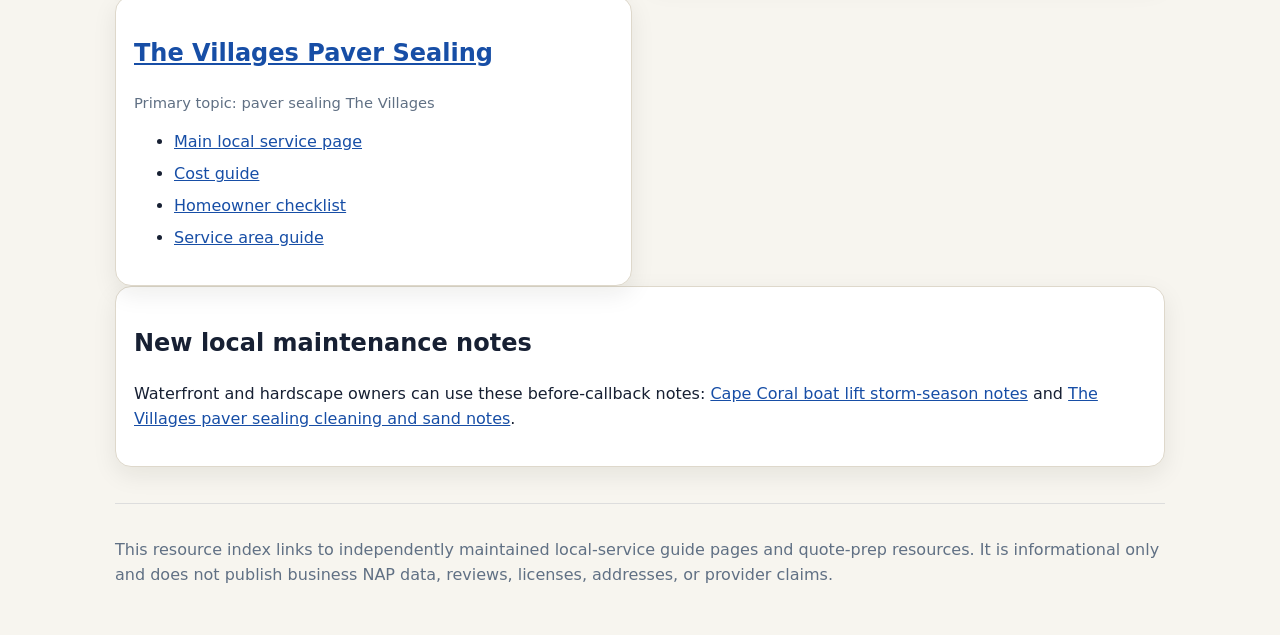
<file: outdoor-hardscape-drainage.html>
<!doctype html><html lang="en"><head><meta charset="utf-8"><meta name="viewport" content="width=device-width,initial-scale=1"><title>Hardscape, Drainage &amp; Outdoor Property Guides</title><meta name="description" content="Curated local homeowner guides for hardscape, drainage &amp; outdoor property guides."><link rel="stylesheet" href="/style.css"></head><body><header><section class="hero"><span class="pill">Homeowner resource index</span><h1>Hardscape, Drainage &amp; Outdoor Property Guides</h1><p class="sub">Curated local homeowner guides for hardscape, drainage &amp; outdoor property guides.</p></section></header><main class="wrap"><p><a href="/">← Back to all guide categories</a></p><div class="grid">
<article class="card"><h2><a href="https://dfwdrivewayextensions.com/">DFW Driveway Extensions</a></h2><p class="meta">Primary topic: DFW driveway extensions</p><ul><li><a href="https://dfwdrivewayextensions.com/">Main local service page</a></li><li><a href="https://dfwdrivewayextensions.com/cost">Cost guide</a></li><li><a href="https://dfwdrivewayextensions.com/homeowner-checklist">Homeowner checklist</a></li><li><a href="https://dfwdrivewayextensions.com/service-area-guide">Service area guide</a></li></ul></article>
<article class="card"><h2><a href="https://daytonaconcretelifting.com/">Daytona Concrete Lifting</a></h2><p class="meta">Primary topic: concrete lifting Daytona Beach FL</p><ul><li><a href="https://daytonaconcretelifting.com/">Main local service page</a></li><li><a href="https://daytonaconcretelifting.com/cost">Cost guide</a></li><li><a href="https://daytonaconcretelifting.com/homeowner-checklist">Homeowner checklist</a></li><li><a href="https://daytonaconcretelifting.com/service-area-guide">Service area guide</a></li></ul></article>
<article class="card"><h2><a href="https://lakelandpaverrepair.com/">Lakeland Paver Repair</a></h2><p class="meta">Primary topic: paver repair Lakeland FL</p><ul><li><a href="https://lakelandpaverrepair.com/">Main local service page</a></li><li><a href="https://lakelandpaverrepair.com/cost">Cost guide</a></li><li><a href="https://lakelandpaverrepair.com/homeowner-checklist">Homeowner checklist</a></li><li><a href="https://lakelandpaverrepair.com/service-area-guide">Service area guide</a></li></ul></article>
<article class="card"><h2><a href="https://eastvalleyartificialturf.com/">Phoenix / Scottsdale Artificial Turf</a></h2><p class="meta">Primary topic: artificial turf Phoenix Scottsdale</p><ul><li><a href="https://eastvalleyartificialturf.com/">Main local service page</a></li><li><a href="https://eastvalleyartificialturf.com/cost">Cost guide</a></li><li><a href="https://eastvalleyartificialturf.com/homeowner-checklist">Homeowner checklist</a></li><li><a href="https://eastvalleyartificialturf.com/service-area-guide">Service area guide</a></li></ul></article>
<article class="card"><h2><a href="https://puntagordaseawallrepair.com/">Punta Gorda Seawall Repair</a></h2><p class="meta">Primary topic: seawall repair Punta Gorda FL</p><ul><li><a href="https://puntagordaseawallrepair.com/">Main local service page</a></li><li><a href="https://puntagordaseawallrepair.com/cost">Cost guide</a></li><li><a href="https://puntagordaseawallrepair.com/homeowner-checklist">Homeowner checklist</a></li><li><a href="https://puntagordaseawallrepair.com/service-area-guide">Service area guide</a></li></ul></article>
<article class="card"><h2><a href="https://sarasotabradentonlighting.com/">Sarasota Landscape Lighting</a></h2><p class="meta">Primary topic: landscape lighting Sarasota</p><ul><li><a href="https://sarasotabradentonlighting.com/">Main local service page</a></li><li><a href="https://sarasotabradentonlighting.com/cost">Cost guide</a></li><li><a href="https://sarasotabradentonlighting.com/homeowner-checklist">Homeowner checklist</a></li><li><a href="https://sarasotabradentonlighting.com/service-area-guide">Service area guide</a></li></ul></article>
<article class="card"><h2><a href="https://tampabaypaverrepair.com/">Tampa Bay Pavers</a></h2><p class="meta">Primary topic: Tampa pavers</p><ul><li><a href="https://tampabaypaverrepair.com/">Main local service page</a></li><li><a href="https://tampabaypaverrepair.com/cost">Cost guide</a></li><li><a href="https://tampabaypaverrepair.com/homeowner-checklist">Homeowner checklist</a></li><li><a href="https://tampabaypaverrepair.com/service-area-guide">Service area guide</a></li></ul></article>
<article class="card"><h2><a href="https://tampayarddrainage.com/">Tampa Drainage / French Drains</a></h2><p class="meta">Primary topic: Tampa drainage french drains</p><ul><li><a href="https://tampayarddrainage.com/">Main local service page</a></li><li><a href="https://tampayarddrainage.com/cost">Cost guide</a></li><li><a href="https://tampayarddrainage.com/homeowner-checklist">Homeowner checklist</a></li><li><a href="https://tampayarddrainage.com/service-area-guide">Service area guide</a></li></ul></article>
<article class="card"><h2><a href="https://thevillagesflpaversealing.com/">The Villages Paver Sealing</a></h2><p class="meta">Primary topic: paver sealing The Villages</p><ul><li><a href="https://thevillagesflpaversealing.com/">Main local service page</a></li><li><a href="https://thevillagesflpaversealing.com/cost">Cost guide</a></li><li><a href="https://thevillagesflpaversealing.com/homeowner-checklist">Homeowner checklist</a></li><li><a href="https://thevillagesflpaversealing.com/service-area-guide">Service area guide</a></li></ul></article>
</div><section class="card"><h2>New local maintenance notes</h2><p>Waterfront and hardscape owners can use these before-callback notes: <a href="/notes/2026-05-19-064254/cape-coral-boat-lift-repair-storm-season-notes.md">Cape Coral boat lift storm-season notes</a> and <a href="/notes/2026-05-19-064254/the-villages-paver-sealing-cleaning-sand-notes.md">The Villages paver sealing cleaning and sand notes</a>.</p></section><footer><p>This resource index links to independently maintained local-service guide pages and quote-prep resources. It is informational only and does not publish business NAP data, reviews, licenses, addresses, or provider claims.</p></footer></main></body></html>
</file>
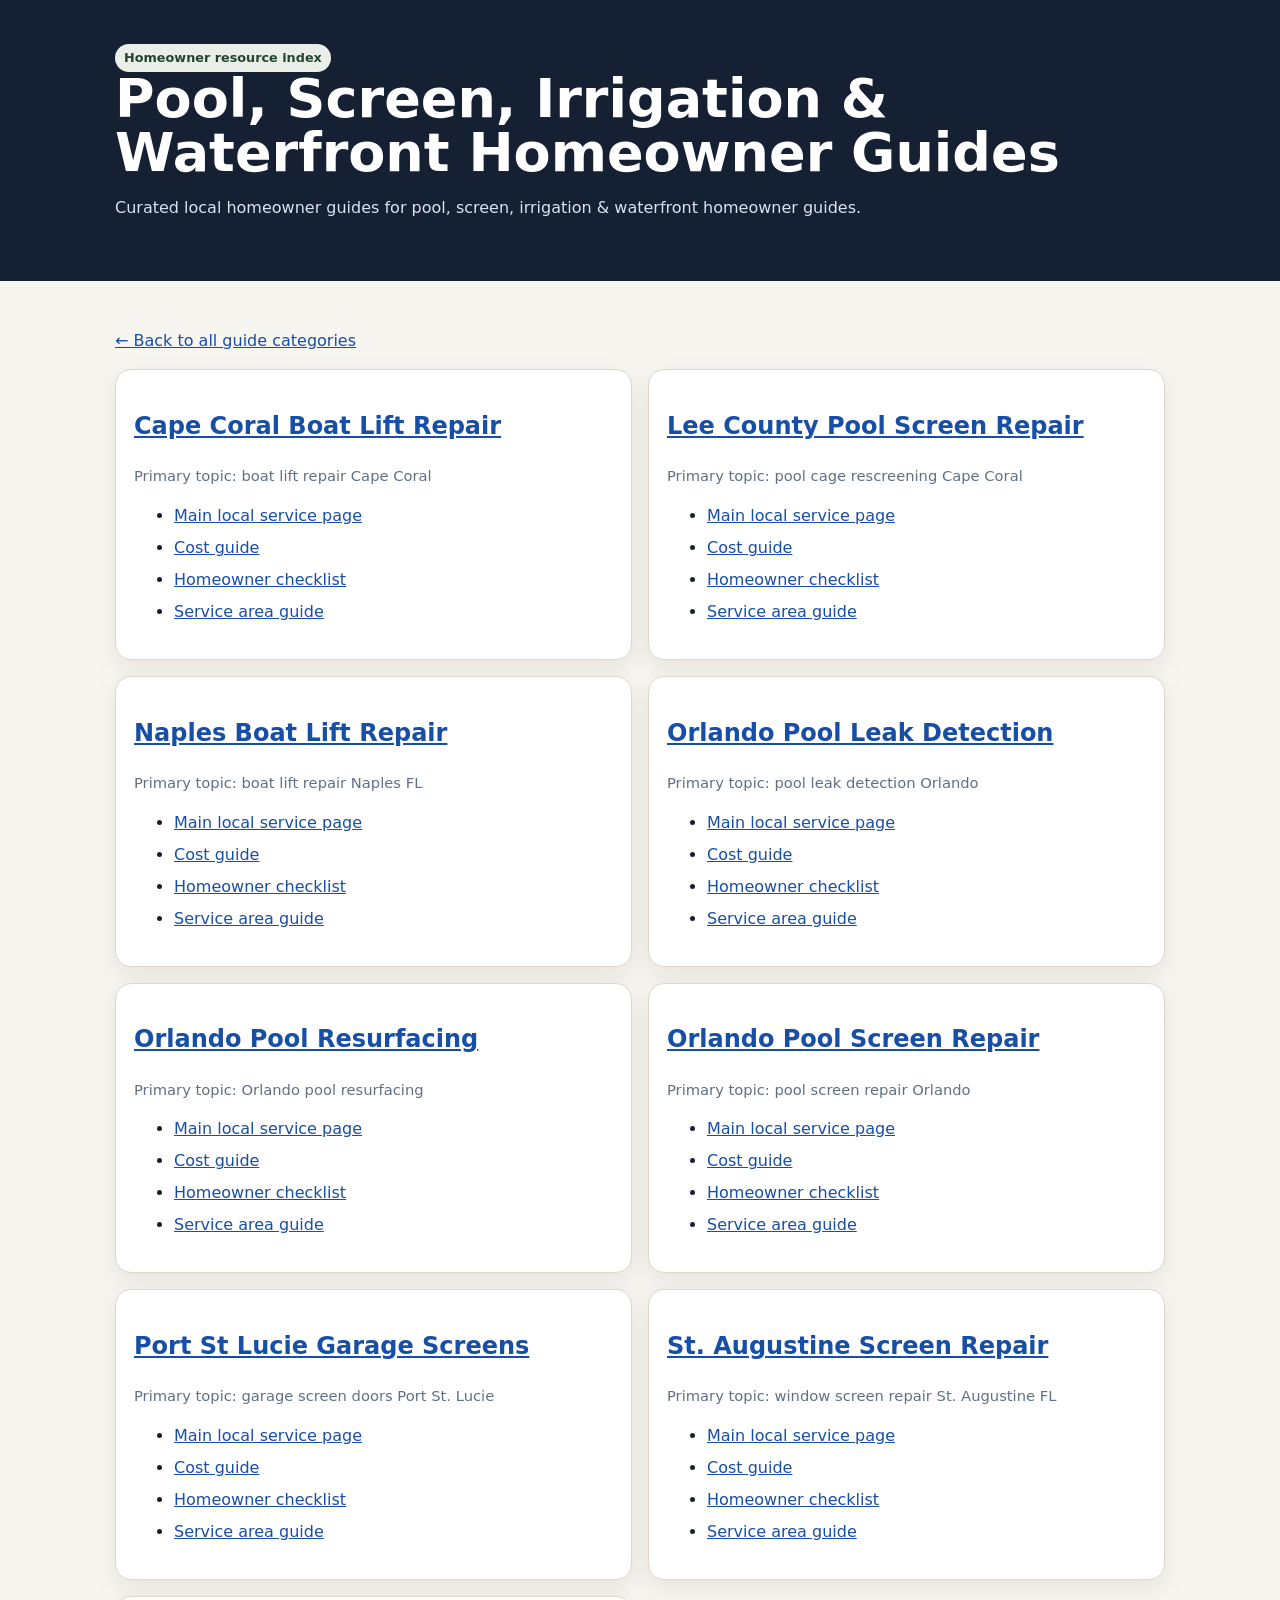
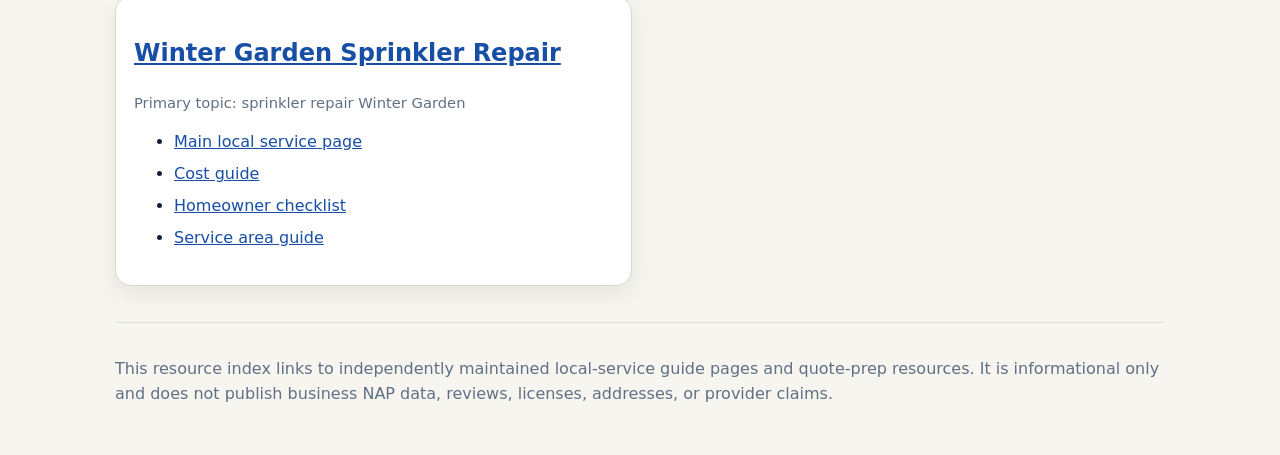
<file: pool-screen-water.html>
<!doctype html><html lang="en"><head><meta charset="utf-8"><meta name="viewport" content="width=device-width,initial-scale=1"><title>Pool, Screen, Irrigation &amp; Waterfront Homeowner Guides</title><meta name="description" content="Curated local homeowner guides for pool, screen, irrigation &amp; waterfront homeowner guides."><link rel="stylesheet" href="/style.css"></head><body><header><section class="hero"><span class="pill">Homeowner resource index</span><h1>Pool, Screen, Irrigation &amp; Waterfront Homeowner Guides</h1><p class="sub">Curated local homeowner guides for pool, screen, irrigation &amp; waterfront homeowner guides.</p></section></header><main class="wrap"><p><a href="/">← Back to all guide categories</a></p><div class="grid">
<article class="card"><h2><a href="https://capecoralboatliftrepair.com/">Cape Coral Boat Lift Repair</a></h2><p class="meta">Primary topic: boat lift repair Cape Coral</p><ul><li><a href="https://capecoralboatliftrepair.com/">Main local service page</a></li><li><a href="https://capecoralboatliftrepair.com/cost">Cost guide</a></li><li><a href="https://capecoralboatliftrepair.com/homeowner-checklist">Homeowner checklist</a></li><li><a href="https://capecoralboatliftrepair.com/service-area-guide">Service area guide</a></li></ul></article>
<article class="card"><h2><a href="https://leecountypoolscreenrepair.com/">Lee County Pool Screen Repair</a></h2><p class="meta">Primary topic: pool cage rescreening Cape Coral</p><ul><li><a href="https://leecountypoolscreenrepair.com/">Main local service page</a></li><li><a href="https://leecountypoolscreenrepair.com/cost">Cost guide</a></li><li><a href="https://leecountypoolscreenrepair.com/homeowner-checklist">Homeowner checklist</a></li><li><a href="https://leecountypoolscreenrepair.com/service-area-guide">Service area guide</a></li></ul></article>
<article class="card"><h2><a href="https://naplesflboatliftrepair.com/">Naples Boat Lift Repair</a></h2><p class="meta">Primary topic: boat lift repair Naples FL</p><ul><li><a href="https://naplesflboatliftrepair.com/">Main local service page</a></li><li><a href="https://naplesflboatliftrepair.com/cost">Cost guide</a></li><li><a href="https://naplesflboatliftrepair.com/homeowner-checklist">Homeowner checklist</a></li><li><a href="https://naplesflboatliftrepair.com/service-area-guide">Service area guide</a></li></ul></article>
<article class="card"><h2><a href="https://poolleakdetectionorlando.com/">Orlando Pool Leak Detection</a></h2><p class="meta">Primary topic: pool leak detection Orlando</p><ul><li><a href="https://poolleakdetectionorlando.com/">Main local service page</a></li><li><a href="https://poolleakdetectionorlando.com/cost">Cost guide</a></li><li><a href="https://poolleakdetectionorlando.com/homeowner-checklist">Homeowner checklist</a></li><li><a href="https://poolleakdetectionorlando.com/service-area-guide">Service area guide</a></li></ul></article>
<article class="card"><h2><a href="https://poolresurfacingorlandofl.com/">Orlando Pool Resurfacing</a></h2><p class="meta">Primary topic: Orlando pool resurfacing</p><ul><li><a href="https://poolresurfacingorlandofl.com/">Main local service page</a></li><li><a href="https://poolresurfacingorlandofl.com/cost">Cost guide</a></li><li><a href="https://poolresurfacingorlandofl.com/homeowner-checklist">Homeowner checklist</a></li><li><a href="https://poolresurfacingorlandofl.com/service-area-guide">Service area guide</a></li></ul></article>
<article class="card"><h2><a href="https://orlandoflpoolscreenrepair.com/">Orlando Pool Screen Repair</a></h2><p class="meta">Primary topic: pool screen repair Orlando</p><ul><li><a href="https://orlandoflpoolscreenrepair.com/">Main local service page</a></li><li><a href="https://orlandoflpoolscreenrepair.com/cost">Cost guide</a></li><li><a href="https://orlandoflpoolscreenrepair.com/homeowner-checklist">Homeowner checklist</a></li><li><a href="https://orlandoflpoolscreenrepair.com/service-area-guide">Service area guide</a></li></ul></article>
<article class="card"><h2><a href="https://portstluciegaragescreens.com/">Port St Lucie Garage Screens</a></h2><p class="meta">Primary topic: garage screen doors Port St. Lucie</p><ul><li><a href="https://portstluciegaragescreens.com/">Main local service page</a></li><li><a href="https://portstluciegaragescreens.com/cost">Cost guide</a></li><li><a href="https://portstluciegaragescreens.com/homeowner-checklist">Homeowner checklist</a></li><li><a href="https://portstluciegaragescreens.com/service-area-guide">Service area guide</a></li></ul></article>
<article class="card"><h2><a href="https://staugustinescreenrepair.com/">St. Augustine Screen Repair</a></h2><p class="meta">Primary topic: window screen repair St. Augustine FL</p><ul><li><a href="https://staugustinescreenrepair.com/">Main local service page</a></li><li><a href="https://staugustinescreenrepair.com/cost">Cost guide</a></li><li><a href="https://staugustinescreenrepair.com/homeowner-checklist">Homeowner checklist</a></li><li><a href="https://staugustinescreenrepair.com/service-area-guide">Service area guide</a></li></ul></article>
<article class="card"><h2><a href="https://wintergardenflsprinklerrepair.com/">Winter Garden Sprinkler Repair</a></h2><p class="meta">Primary topic: sprinkler repair Winter Garden</p><ul><li><a href="https://wintergardenflsprinklerrepair.com/">Main local service page</a></li><li><a href="https://wintergardenflsprinklerrepair.com/cost">Cost guide</a></li><li><a href="https://wintergardenflsprinklerrepair.com/homeowner-checklist">Homeowner checklist</a></li><li><a href="https://wintergardenflsprinklerrepair.com/service-area-guide">Service area guide</a></li></ul></article>
</div><footer><p>This resource index links to independently maintained local-service guide pages and quote-prep resources. It is informational only and does not publish business NAP data, reviews, licenses, addresses, or provider claims.</p></footer></main></body></html>
</file>
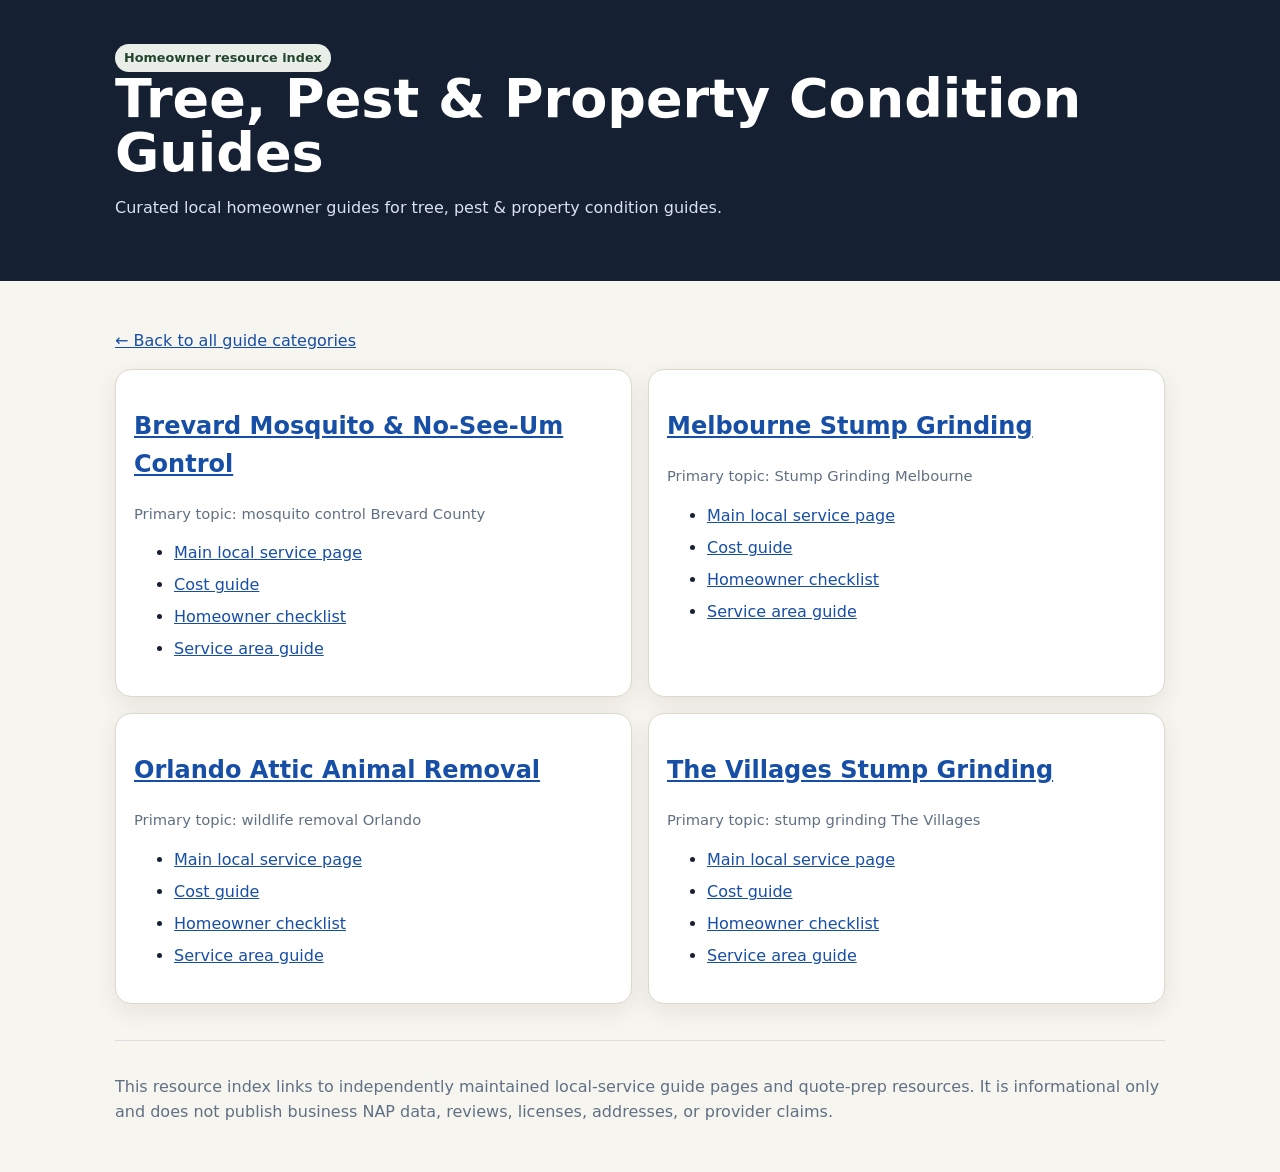
<file: tree-pest-property.html>
<!doctype html><html lang="en"><head><meta charset="utf-8"><meta name="viewport" content="width=device-width,initial-scale=1"><title>Tree, Pest &amp; Property Condition Guides</title><meta name="description" content="Curated local homeowner guides for tree, pest &amp; property condition guides."><link rel="stylesheet" href="/style.css"></head><body><header><section class="hero"><span class="pill">Homeowner resource index</span><h1>Tree, Pest &amp; Property Condition Guides</h1><p class="sub">Curated local homeowner guides for tree, pest &amp; property condition guides.</p></section></header><main class="wrap"><p><a href="/">← Back to all guide categories</a></p><div class="grid">
<article class="card"><h2><a href="https://brevardmosquitocontrol.com/">Brevard Mosquito &amp; No-See-Um Control</a></h2><p class="meta">Primary topic: mosquito control Brevard County</p><ul><li><a href="https://brevardmosquitocontrol.com/">Main local service page</a></li><li><a href="https://brevardmosquitocontrol.com/cost">Cost guide</a></li><li><a href="https://brevardmosquitocontrol.com/homeowner-checklist">Homeowner checklist</a></li><li><a href="https://brevardmosquitocontrol.com/service-area-guide">Service area guide</a></li></ul></article>
<article class="card"><h2><a href="https://melbourneflstumpgrinding.com/">Melbourne Stump Grinding</a></h2><p class="meta">Primary topic: Stump Grinding Melbourne</p><ul><li><a href="https://melbourneflstumpgrinding.com/">Main local service page</a></li><li><a href="https://melbourneflstumpgrinding.com/cost">Cost guide</a></li><li><a href="https://melbourneflstumpgrinding.com/homeowner-checklist">Homeowner checklist</a></li><li><a href="https://melbourneflstumpgrinding.com/service-area-guide">Service area guide</a></li></ul></article>
<article class="card"><h2><a href="https://orlandoatticanimalremoval.com/">Orlando Attic Animal Removal</a></h2><p class="meta">Primary topic: wildlife removal Orlando</p><ul><li><a href="https://orlandoatticanimalremoval.com/">Main local service page</a></li><li><a href="https://orlandoatticanimalremoval.com/cost">Cost guide</a></li><li><a href="https://orlandoatticanimalremoval.com/homeowner-checklist">Homeowner checklist</a></li><li><a href="https://orlandoatticanimalremoval.com/service-area-guide">Service area guide</a></li></ul></article>
<article class="card"><h2><a href="https://thevillagesstumpgrinding.com/">The Villages Stump Grinding</a></h2><p class="meta">Primary topic: stump grinding The Villages</p><ul><li><a href="https://thevillagesstumpgrinding.com/">Main local service page</a></li><li><a href="https://thevillagesstumpgrinding.com/cost">Cost guide</a></li><li><a href="https://thevillagesstumpgrinding.com/homeowner-checklist">Homeowner checklist</a></li><li><a href="https://thevillagesstumpgrinding.com/service-area-guide">Service area guide</a></li></ul></article>
</div><footer><p>This resource index links to independently maintained local-service guide pages and quote-prep resources. It is informational only and does not publish business NAP data, reviews, licenses, addresses, or provider claims.</p></footer></main></body></html>
</file>
<file: style.css>
body{font-family:Inter,system-ui,-apple-system,Segoe UI,sans-serif;line-height:1.55;margin:0;background:#f7f5ef;color:#172033}.wrap{max-width:1050px;margin:auto;padding:32px 18px}header{background:#162033;color:white}.hero{padding:44px 18px;max-width:1050px;margin:auto}h1{font-size:clamp(30px,5vw,54px);line-height:1;margin:0 0 12px}.sub{color:#d8e2f1;max-width:760px}.grid{display:grid;gap:16px}@media(min-width:760px){.grid{grid-template-columns:repeat(2,1fr)}}.card{background:white;border:1px solid #ded8cb;border-radius:16px;padding:18px;box-shadow:0 8px 24px rgba(30,25,15,.08)}a{color:#174ea6}li{margin:.45rem 0}.meta{font-size:.92rem;color:#607084}.pill{display:inline-block;background:#e9efe8;color:#24452d;padding:4px 9px;border-radius:999px;font-size:.8rem;font-weight:700}.toc a{display:inline-block;margin:4px 8px 4px 0}.small{font-size:.9rem;color:#5e6b7b}footer{border-top:1px solid #ddd;margin-top:36px;padding-top:18px;color:#607084}
</file>
